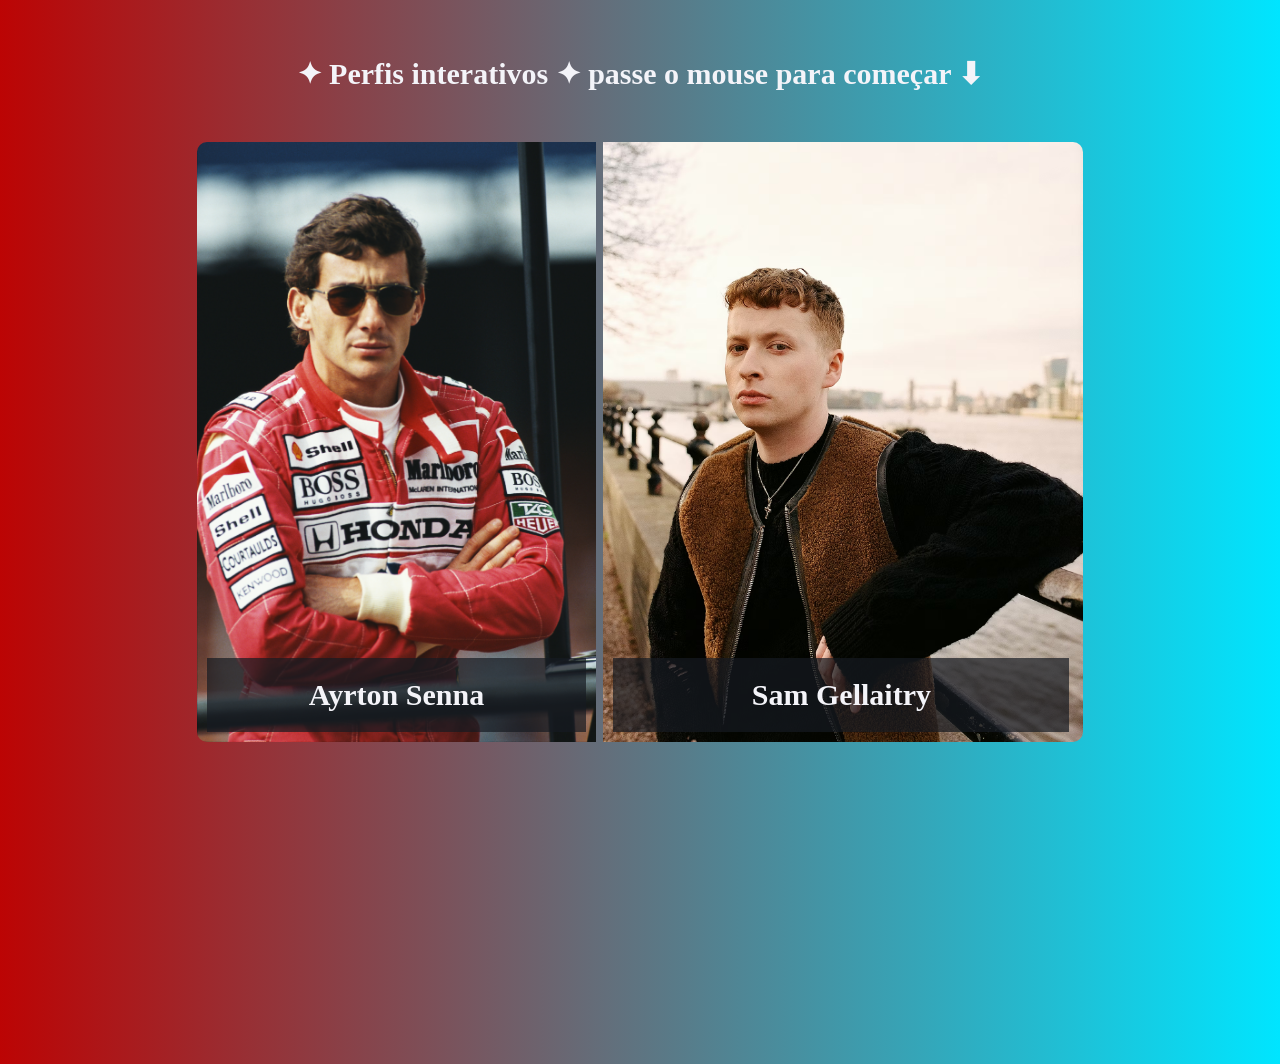
<file: index.html>
<!DOCTYPE html>
<html lang="pt-BR">

<head>
    <meta charset="UTF-8">
    <title>Ayrton Senna & Sam Gellaitry</title>
    <link rel="stylesheet" href="./css/style.css">
</head>

<body class="home">
    <div id="master">
        <header id="topo">
            <p id="titulo">✦ Perfis interativos ✦ passe o mouse para começar ⬇</p>
        </header>
        <main id="corpo">
            <!-- SEÇÃO AYRTON SENNA -->
            <div class="img-ayrton">
                <a href="#">
                    <img src="./media/img/Ayrton-Senna/AYRTON-SENNA-5.jpg" />
                    <p class="texto-imagem-ay">Ayrton Senna</p>
                </a>
                <ul class="lista-links">
                    <li><a href="./pages/biografia-ayrton.html">Breve biografia</a></li>
                    <li><a href="./pages/linhatempo-ayrton.html">Linha do tempo</a></li>
                    <li><a href="./pages/galeria.html">Galeria</a></li>
                    <li><a href="#" onclick="abrirJanela('janela-curiosidades-senna')">Curiosidades</a></li>
                    <li><a href="#" onclick="abrirJanela('janela-conquistas-senna')">Conquistas</a></li>
                </ul>
            </div>

            <!-- SEÇÃO SAM GELLAITRY -->
            <div class="img-sam">
                <a href="#">
                    <img src="./media/img/Sam-Gellaitry/samfoto1.avif" />
                    <p class="texto-imagem-sa">Sam Gellaitry</p>
                </a>
                <ul class="lista-links">
                    <li><a href="./pages/biografia-sam.html">Breve biografia</a></li>
                    <li><a href="./pages/linhatempo-sam.html">Linha do tempo</a></li>
                    <li><a href="./pages/musicas.html">Músicas</a></li>
                    <li><a href="#" onclick="abrirJanela('janela-curiosidades-sam')">Curiosidades</a></li>
                    <li><a href="#" onclick="abrirJanela('janela-conquistas-sam')">Conquistas</a></li>
                </ul>
            </div>
        </main>
    </div>

    <!-- Curiosidades Senna -->
    <div id="janela-curiosidades-senna" class="janela-oculta janela-tema-senna">
        <div class="conteudo-janela">
            <div class="btn-voltar-home" onclick="fecharJanela('janela-curiosidades-senna')">⬅ Voltar</div>
            <p class="titulo-janela-senna">Curiosidades</p>

            <p class="subtitulo-senna">Infância e Apelido</p>
            <ul class="lista-detalhes-senna">
                <li>O apelido "Beco": Quando era criança, Ayrton era chamado carinhosamente pela família de "Beco". Ele
                    brincava que, quando crescesse, queria ser chamado de "Becão".</li>
                <li>Primeiro contato com o volante: Ganhou seu primeiro mini-kart (construído pelo pai) aos quatro anos
                    de idade.</li>
                <li>Redação escolar: Aos 10 anos, em 1970, escreveu uma redação na escola se descrevendo como um futuro
                    piloto de Fórmula 1.</li>
            </ul>

            <p class="subtitulo-senna">Carreira e Bastidores</p>
            <ul class="lista-detalhes-senna">
                <li>Quase desistiu: Em 1981, após dificuldades na Europa, chegou a voltar ao Brasil para trabalhar nos
                    negócios da família e se inscreveu em uma faculdade de administração, mas logo recebeu uma nova
                    proposta para voltar às pistas.</li>
                <li>Audição e sensibilidade mecânica: Em 1987, ao visitar a fábrica da Honda pela primeira vez (na época
                    da Lotus), pediu aos engenheiros um tacômetro com intervalos menores porque conseguia ouvir e sentir
                    pequenas variações no motor. Ele chegou a parar um carro nos boxes antes que uma peça quebrasse
                    apenas pelo som.</li>
                <li>Carro sem freios: Em 1983, competindo na Fórmula 3 na Inglaterra, Senna correu uma prova inteira com
                    o carro sem freios e conseguiu vencer.</li>
                <li>O "Rei de Mônaco": Ele conquistou seis vitórias no tradicional e travado circuito de Monte Carlo, um
                    recorde histórico.</li>
            </ul>

            <p class="subtitulo-senna">Superstições e Homenagens</p>
            <ul class="lista-detalhes-senna">
                <li>O rádio e Deus: Senna costumava dizer que conversava com Deus em momentos decisivos das pistas, como
                    na curva Eau Rouge, no circuito de Spa-Francorchamps.</li>
                <li>Bandeira do Brasil: Tinha o hábito de guardar uma bandeira do Brasil escondida no monoposto para
                    comemorar com ela a cada vitória.</li>
                <li>Homenagem final: No GP de San Marino de 1994, em Ímola, ele levava consigo uma bandeira da Áustria
                    dentro do carro para homenagear o piloto Roland Ratzenberger, que faleceu em um acidente no dia
                    anterior.</li>
            </ul>
        </div>
    </div>

    <!-- Conquistas Senna -->
    <div id="janela-conquistas-senna" class="janela-oculta janela-tema-senna">
        <div class="conteudo-janela">
            <div class="btn-voltar-home" onclick="fecharJanela('janela-conquistas-senna')">⬅ Voltar</div>
            <p class="titulo-janela-senna">Conquistas</p>

            <p class="texto-corrido-senna">Ayrton Senna conquistou 41 vitórias ao longo de sua carreira na Fórmula 1 em
                161 Grandes Prêmios disputados. Ele também acumulou 3 títulos mundiais (1988, 1990 e 1991), 65 pole
                positions e 80 pódios.</p>

            <p class="subtitulo-senna">Números Gerais da Carreira</p>
            <ul class="lista-detalhes-senna">
                <li>Vitórias: 41</li>
                <li>Pole positions: 65</li>
                <li>Pódios: 80</li>
                <li>Voltas mais rápidas: 19</li>
                <li>Títulos mundiais: 3 (1988, 1990 e 1991 pela McLaren)</li>
            </ul>

            <p class="subtitulo-senna">Divisão de Vitórias por Equipe</p>
            <ul class="lista-detalhes-senna">
                <li>McLaren: 35 vitórias</li>
                <li>Lotus: 2 vitórias (e outras pela equipe) — no total da carreira foram 41 triunfos divididos entre as
                    equipes por onde passou.</li>
                <li>Circuitos favoritos: O maior destaque foi Mônaco, onde venceu 6 vezes.</li>
            </ul>

            <p class="subtitulo-senna">Algumas das Vitórias Mais Icônicas</p>
            <ul class="lista-detalhes-senna">
                <li>Portugal (1985): Sua primeira vitória na Fórmula 1, sob forte chuva pela Lotus.</li>
                <li>Brasil (1991): A emocionante primeira vitória em Interlagos, onde pilotou as últimas voltas usando
                    apenas a sexta marcha do câmbio.</li>
                <li>Europa / Donington Park (1993): Lembrada pela histórica "volta de abertura" (fazer 4 ultrapassagens
                    ainda na primeira volta sob chuva).</li>
                <li>Austrália (1993): Sua 41ª e última vitória na categoria, antes de se transferir para a Williams.
                </li>
            </ul>
        </div>
    </div>

    <!-- Curiosidades Sam -->
    <div id="janela-curiosidades-sam" class="janela-oculta janela-tema-sam">
        <div class="conteudo-janela">
            <div class="btn-voltar-home" onclick="fecharJanela('janela-curiosidades-sam')">⬅ Voltar</div>
            <p class="titulo-janela-sam">Curiosidades</p>

            <p class="subtitulo-sam">Sinestesia e método</p>
            <ul class="lista-detalhes-sam">
                <li>Ele tem sinestesia: vê cores ao ouvir música e associa tonalidades a cores, como ré menor a
                    verde-floresta. Uma capa de projeto de 2022 foi desenhada para mostrar a cor de cada faixa.</li>
                <li>O FL Studio é a ferramenta central e ele o chama de "extensão do meu ser".</li>
                <li>Hoje começa por um loop de batida e grava vocais sem letra, só com melodia, antes de escrever as
                    palavras.</li>
                <li>Suas inspirações são Flying Lotus, Hudson Mohawke, Rustie, Daft Punk, Todd Edwards e Toro y Moi.
                </li>
            </ul>
        </div>
    </div>

    <!-- Conquistas Sam -->
    <div id="janela-conquistas-sam" class="janela-oculta janela-tema-sam">
        <div class="conteudo-janela">
            <div class="btn-voltar-home" onclick="fecharJanela('janela-conquistas-sam')">⬅ Voltar</div>
            <p class="titulo-janela-sam">Conquistas</p>

            <ul class="lista-detalhes-sam">
                <li>Álbum de estreia: Anywhere Here Is Perfect, lançado em 7 de novembro de 2025 pela Major
                    Recordings/Warner Records.</li>
                <li>“Assumptions”: voltou a viralizar em 2025, apareceu na abertura da WWDC da Apple e chegou ao 5º
                    lugar da Billboard Hot Dance/Electronic Songs. Tem cerca de 130 milhões de streams no Spotify.</li>
                <li>Colaborações: fez “Picture in My Mind” com PinkPantheress (2022) e “Curious” com Toro y Moi (2025).
                    Kaytranada remixou “Assumptions” em 2023.</li>
                <li>Palcos: abriu para Kaytranada e Justice em arenas dos EUA em novembro de 2025 e fez shows solo
                    esgotados em Los Angeles, San Francisco e Nova York.</li>
                <li>Selo: assinou com a XL Recordings ainda adolescente e lançou a trilogia de EPs Escapism (2015-2017).
                </li>
            </ul>
        </div>
    </div>

    <script src="./js/home.js"></script>
</body>

</html>
</file>
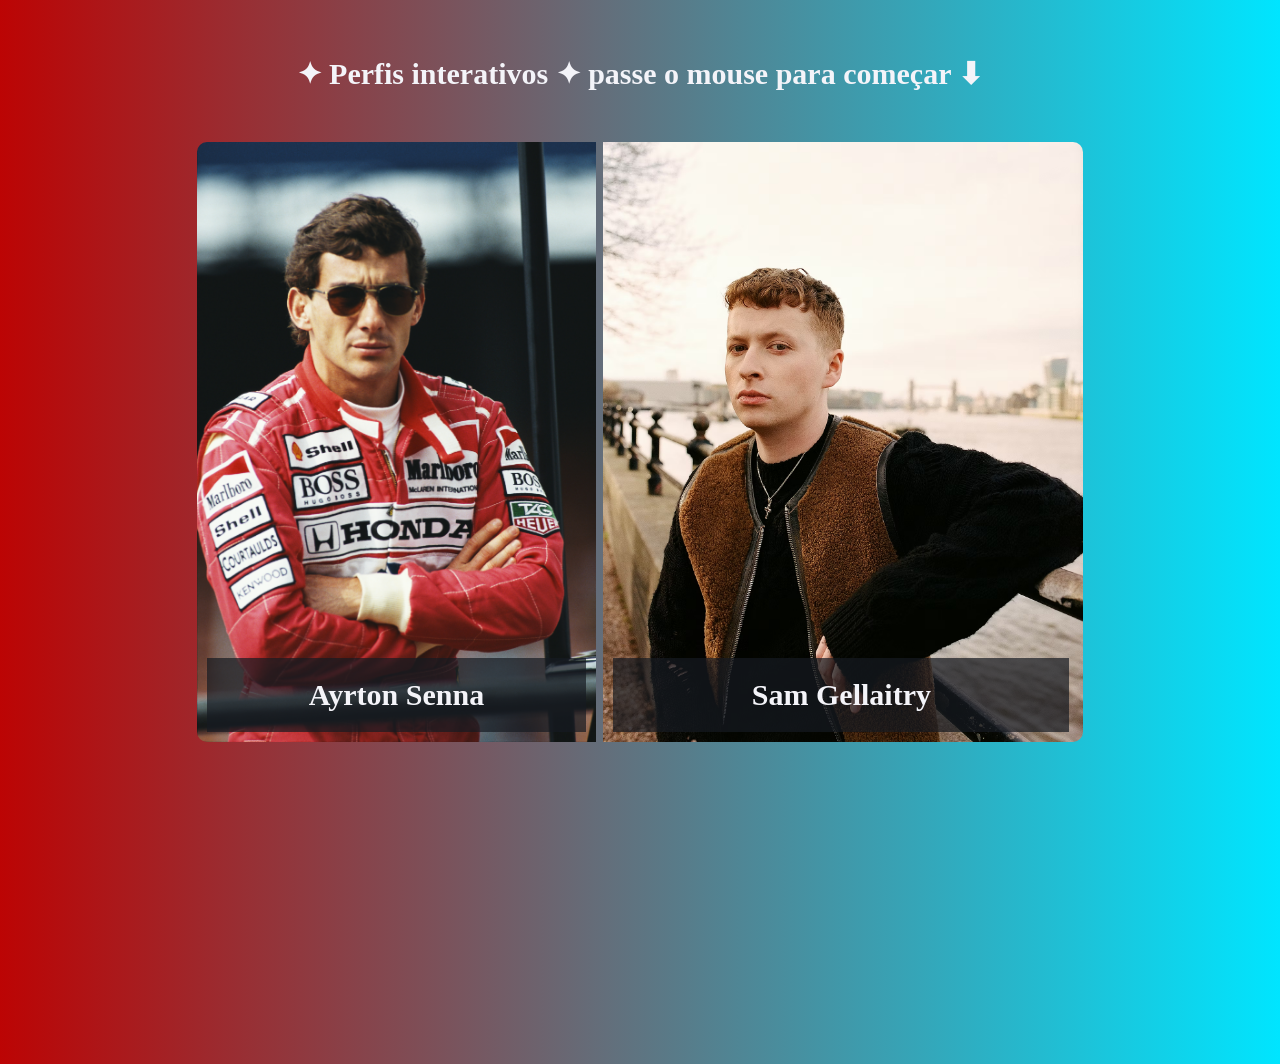
<file: home.html>
<!DOCTYPE html>
<html lang="pt-BR">

<head>
    <meta charset="UTF-8">
    <title>Ayrton Senna & Sam Gellaitry</title>
    <link rel="stylesheet" href="./css/style.css">
</head>

<body class="home">
    <div id="master">
        <header id="topo">
            <p id="titulo">✦ Perfis interativos ✦ passe o mouse para começar ⬇</p>
        </header>
        <main id="corpo">
            <!-- SEÇÃO AYRTON SENNA -->
            <div class="img-ayrton">
                <a href="#">
                    <img src="./media/img/Ayrton-Senna/AYRTON-SENNA-5.jpg" />
                    <p class="texto-imagem-ay">Ayrton Senna</p>
                </a>
                <ul class="lista-links">
                    <li><a href="./pages/biografia-ayrton.html">Breve biografia</a></li>
                    <li><a href="./pages/linhatempo-ayrton.html">Linha do tempo</a></li>
                    <li><a href="./pages/galeria.html">Galeria</a></li>
                    <li><a href="#" onclick="abrirJanela('janela-curiosidades-senna')">Curiosidades</a></li>
                    <li><a href="#" onclick="abrirJanela('janela-conquistas-senna')">Conquistas</a></li>
                </ul>
            </div>

            <!-- SEÇÃO SAM GELLAITRY -->
            <div class="img-sam">
                <a href="#">
                    <img src="./media/img/Sam-Gellaitry/samfoto1.avif" />
                    <p class="texto-imagem-sa">Sam Gellaitry</p>
                </a>
                <ul class="lista-links">
                    <li><a href="./pages/biografia-sam.html">Breve biografia</a></li>
                    <li><a href="./pages/linhatempo-sam.html">Linha do tempo</a></li>
                    <li><a href="./pages/musicas.html">Músicas</a></li>
                    <li><a href="#" onclick="abrirJanela('janela-curiosidades-sam')">Curiosidades</a></li>
                    <li><a href="#" onclick="abrirJanela('janela-conquistas-sam')">Conquistas</a></li>
                </ul>
            </div>
        </main>
    </div>

    <!-- Curiosidades Senna -->
    <div id="janela-curiosidades-senna" class="janela-oculta janela-tema-senna">
        <div class="conteudo-janela">
            <div class="btn-voltar-home" onclick="fecharJanela('janela-curiosidades-senna')">⬅ Voltar</div>
            <p class="titulo-janela-senna">Curiosidades</p>

            <p class="subtitulo-senna">Infância e Apelido</p>
            <ul class="lista-detalhes-senna">
                <li>O apelido "Beco": Quando era criança, Ayrton era chamado carinhosamente pela família de "Beco". Ele
                    brincava que, quando crescesse, queria ser chamado de "Becão".</li>
                <li>Primeiro contato com o volante: Ganhou seu primeiro mini-kart (construído pelo pai) aos quatro anos
                    de idade.</li>
                <li>Redação escolar: Aos 10 anos, em 1970, escreveu uma redação na escola se descrevendo como um futuro
                    piloto de Fórmula 1.</li>
            </ul>

            <p class="subtitulo-senna">Carreira e Bastidores</p>
            <ul class="lista-detalhes-senna">
                <li>Quase desistiu: Em 1981, após dificuldades na Europa, chegou a voltar ao Brasil para trabalhar nos
                    negócios da família e se inscreveu em uma faculdade de administração, mas logo recebeu uma nova
                    proposta para voltar às pistas.</li>
                <li>Audição e sensibilidade mecânica: Em 1987, ao visitar a fábrica da Honda pela primeira vez (na época
                    da Lotus), pediu aos engenheiros um tacômetro com intervalos menores porque conseguia ouvir e sentir
                    pequenas variações no motor. Ele chegou a parar um carro nos boxes antes que uma peça quebrasse
                    apenas pelo som.</li>
                <li>Carro sem freios: Em 1983, competindo na Fórmula 3 na Inglaterra, Senna correu uma prova inteira com
                    o carro sem freios e conseguiu vencer.</li>
                <li>O "Rei de Mônaco": Ele conquistou seis vitórias no tradicional e travado circuito de Monte Carlo, um
                    recorde histórico.</li>
            </ul>

            <p class="subtitulo-senna">Superstições e Homenagens</p>
            <ul class="lista-detalhes-senna">
                <li>O rádio e Deus: Senna costumava dizer que conversava com Deus em momentos decisivos das pistas, como
                    na curva Eau Rouge, no circuito de Spa-Francorchamps.</li>
                <li>Bandeira do Brasil: Tinha o hábito de guardar uma bandeira do Brasil escondida no monoposto para
                    comemorar com ela a cada vitória.</li>
                <li>Homenagem final: No GP de San Marino de 1994, em Ímola, ele levava consigo uma bandeira da Áustria
                    dentro do carro para homenagear o piloto Roland Ratzenberger, que faleceu em um acidente no dia
                    anterior.</li>
            </ul>
        </div>
    </div>

    <!-- Conquistas Senna -->
    <div id="janela-conquistas-senna" class="janela-oculta janela-tema-senna">
        <div class="conteudo-janela">
            <div class="btn-voltar-home" onclick="fecharJanela('janela-conquistas-senna')">⬅ Voltar</div>
            <p class="titulo-janela-senna">Conquistas</p>

            <p class="texto-corrido-senna">Ayrton Senna conquistou 41 vitórias ao longo de sua carreira na Fórmula 1 em
                161 Grandes Prêmios disputados. Ele também acumulou 3 títulos mundiais (1988, 1990 e 1991), 65 pole
                positions e 80 pódios.</p>

            <p class="subtitulo-senna">Números Gerais da Carreira</p>
            <ul class="lista-detalhes-senna">
                <li>Vitórias: 41</li>
                <li>Pole positions: 65</li>
                <li>Pódios: 80</li>
                <li>Voltas mais rápidas: 19</li>
                <li>Títulos mundiais: 3 (1988, 1990 e 1991 pela McLaren)</li>
            </ul>

            <p class="subtitulo-senna">Divisão de Vitórias por Equipe</p>
            <ul class="lista-detalhes-senna">
                <li>McLaren: 35 vitórias</li>
                <li>Lotus: 2 vitórias (e outras pela equipe) — no total da carreira foram 41 triunfos divididos entre as
                    equipes por onde passou.</li>
                <li>Circuitos favoritos: O maior destaque foi Mônaco, onde venceu 6 vezes.</li>
            </ul>

            <p class="subtitulo-senna">Algumas das Vitórias Mais Icônicas</p>
            <ul class="lista-detalhes-senna">
                <li>Portugal (1985): Sua primeira vitória na Fórmula 1, sob forte chuva pela Lotus.</li>
                <li>Brasil (1991): A emocionante primeira vitória em Interlagos, onde pilotou as últimas voltas usando
                    apenas a sexta marcha do câmbio.</li>
                <li>Europa / Donington Park (1993): Lembrada pela histórica "volta de abertura" (fazer 4 ultrapassagens
                    ainda na primeira volta sob chuva).</li>
                <li>Austrália (1993): Sua 41ª e última vitória na categoria, antes de se transferir para a Williams.
                </li>
            </ul>
        </div>
    </div>

    <!-- Curiosidades Sam -->
    <div id="janela-curiosidades-sam" class="janela-oculta janela-tema-sam">
        <div class="conteudo-janela">
            <div class="btn-voltar-home" onclick="fecharJanela('janela-curiosidades-sam')">⬅ Voltar</div>
            <p class="titulo-janela-sam">Curiosidades</p>

            <p class="subtitulo-sam">Sinestesia e método</p>
            <ul class="lista-detalhes-sam">
                <li>Ele tem sinestesia: vê cores ao ouvir música e associa tonalidades a cores, como ré menor a
                    verde-floresta. Uma capa de projeto de 2022 foi desenhada para mostrar a cor de cada faixa.</li>
                <li>O FL Studio é a ferramenta central e ele o chama de "extensão do meu ser".</li>
                <li>Hoje começa por um loop de batida e grava vocais sem letra, só com melodia, antes de escrever as
                    palavras.</li>
                <li>Suas inspirações são Flying Lotus, Hudson Mohawke, Rustie, Daft Punk, Todd Edwards e Toro y Moi.
                </li>
            </ul>
        </div>
    </div>

    <!-- Conquistas Sam -->
    <div id="janela-conquistas-sam" class="janela-oculta janela-tema-sam">
        <div class="conteudo-janela">
            <div class="btn-voltar-home" onclick="fecharJanela('janela-conquistas-sam')">⬅ Voltar</div>
            <p class="titulo-janela-sam">Conquistas</p>

            <ul class="lista-detalhes-sam">
                <li>Álbum de estreia: Anywhere Here Is Perfect, lançado em 7 de novembro de 2025 pela Major
                    Recordings/Warner Records.</li>
                <li>“Assumptions”: voltou a viralizar em 2025, apareceu na abertura da WWDC da Apple e chegou ao 5º
                    lugar da Billboard Hot Dance/Electronic Songs. Tem cerca de 130 milhões de streams no Spotify.</li>
                <li>Colaborações: fez “Picture in My Mind” com PinkPantheress (2022) e “Curious” com Toro y Moi (2025).
                    Kaytranada remixou “Assumptions” em 2023.</li>
                <li>Palcos: abriu para Kaytranada e Justice em arenas dos EUA em novembro de 2025 e fez shows solo
                    esgotados em Los Angeles, San Francisco e Nova York.</li>
                <li>Selo: assinou com a XL Recordings ainda adolescente e lançou a trilogia de EPs Escapism (2015-2017).
                </li>
            </ul>
        </div>
    </div>

    <script src="./../js/home.js"></script>
</body>

</html>
</file>
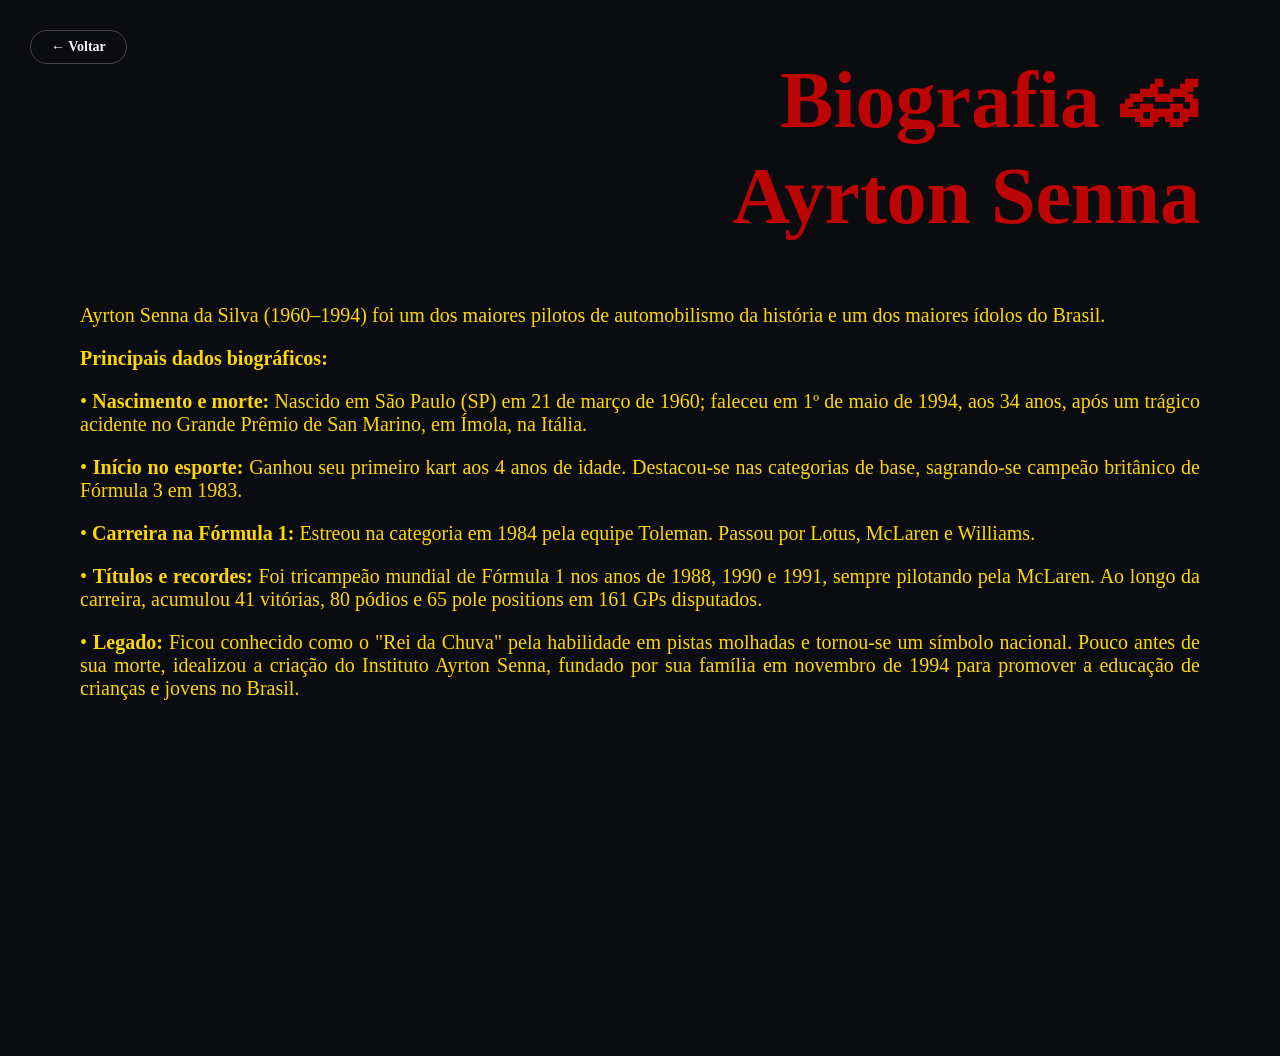
<file: pages/biografia-ayrton.html>
<!DOCTYPE html>
<html lang="pt-BR">

<head>
    <meta charset="UTF-8">
    <title>Biografia - Ayrton Senna</title>
    <link rel="stylesheet" href="./../css/style.css">
</head>

<body class="bio-ayrton">
    <a class="btn-voltar-home" href="./../index.html">← Voltar</a>
    <div id="master">
        <header id="topo">
            <div class="titulo-biografia">
                <p>Biografia 🏎</p>
                <p>Ayrton Senna</p>
            </div>
        </header>
        <main id="corpo">
            <div class="texto-biografia-ayrton">
                <p>Ayrton Senna da Silva (1960–1994) foi um dos maiores pilotos de automobilismo da história e um dos
                    maiores ídolos do Brasil.</p>

                <p><strong>Principais dados biográficos:</strong></p>
                <p>• <strong>Nascimento e morte:</strong> Nascido em São Paulo (SP) em 21 de março de 1960; faleceu em
                    1º de maio de 1994, aos 34 anos, após um trágico acidente no Grande Prêmio de San Marino, em Ímola,
                    na Itália.</p>
                <p>• <strong>Início no esporte:</strong> Ganhou seu primeiro kart aos 4 anos de idade. Destacou-se nas
                    categorias de base, sagrando-se campeão britânico de Fórmula 3 em 1983.</p>
                <p>• <strong>Carreira na Fórmula 1:</strong> Estreou na categoria em 1984 pela equipe Toleman. Passou
                    por Lotus, McLaren e Williams.</p>
                <p>• <strong>Títulos e recordes:</strong> Foi tricampeão mundial de Fórmula 1 nos anos de 1988, 1990 e
                    1991, sempre pilotando pela McLaren. Ao longo da carreira, acumulou 41 vitórias, 80 pódios e 65 pole
                    positions em 161 GPs disputados.</p>
                <p>• <strong>Legado:</strong> Ficou conhecido como o "Rei da Chuva" pela habilidade em pistas molhadas e
                    tornou-se um símbolo nacional. Pouco antes de sua morte, idealizou a criação do Instituto Ayrton
                    Senna, fundado por sua família em novembro de 1994 para promover a educação de crianças e jovens no
                    Brasil.</p>
            </div>
        </main>
    </div>
</body>

</html>
</file>
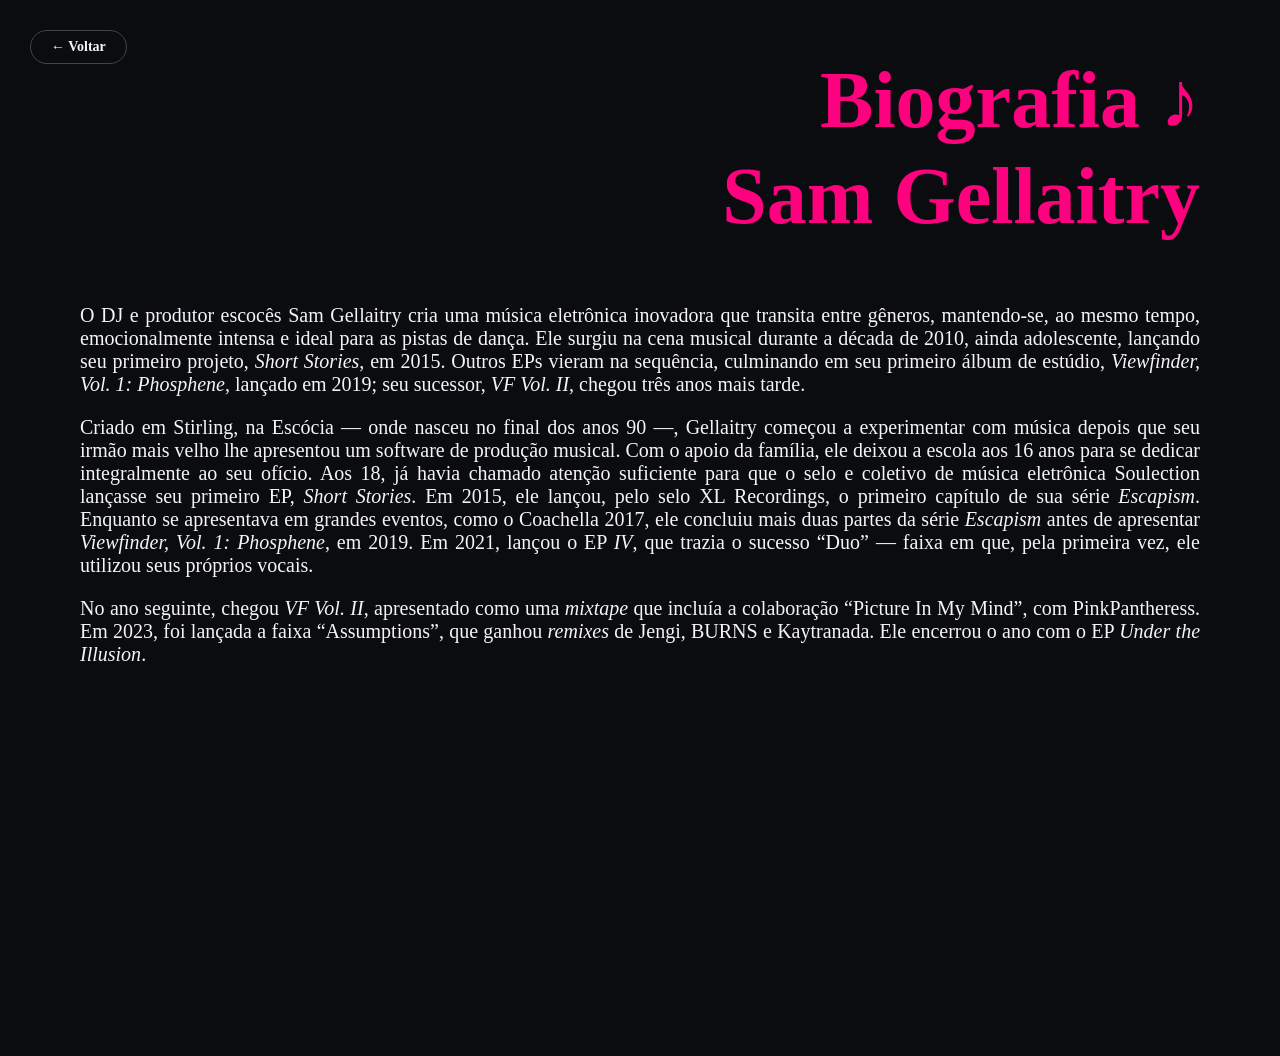
<file: pages/biografia-sam.html>
<!DOCTYPE html>
<html lang="pt-BR">

<head>
    <meta charset="UTF-8">
    <title>Biografia sam</title>
    <link rel="stylesheet" href="./../css/style.css">
</head>

<body class="bio-sam">
    <a class="btn-voltar-home" href="./../index.html">← Voltar</a>
    <div id="master">
        <header id="topo">
            <div class="titulo-biografia">
                <p>Biografia ♪</p>
                <p>Sam Gellaitry</p>
            </div>
        </header>
        <main id="corpo">
            <div class="texto-biografia-sam">
<p>O DJ e produtor escocês Sam Gellaitry cria uma música eletrônica inovadora que transita entre gêneros, mantendo-se, ao mesmo tempo, emocionalmente intensa e ideal para as pistas de dança. Ele surgiu na cena musical durante a década de 2010, ainda adolescente, lançando seu primeiro projeto, <i>Short Stories</i>, em 2015. Outros EPs vieram na sequência, culminando em seu primeiro álbum de estúdio, <i>Viewfinder, Vol. 1: Phosphene</i>, lançado em 2019; seu sucessor, <i>VF Vol. II</i>, chegou três anos mais tarde.</p>

<p>Criado em Stirling, na Escócia — onde nasceu no final dos anos 90 —, Gellaitry começou a experimentar com música depois que seu irmão mais velho lhe apresentou um software de produção musical. Com o apoio da família, ele deixou a escola aos 16 anos para se dedicar integralmente ao seu ofício. Aos 18, já havia chamado atenção suficiente para que o selo e coletivo de música eletrônica Soulection lançasse seu primeiro EP, <i>Short Stories</i>. Em 2015, ele lançou, pelo selo XL Recordings, o primeiro capítulo de sua série <i>Escapism</i>. Enquanto se apresentava em grandes eventos, como o Coachella 2017, ele concluiu mais duas partes da série <i>Escapism</i> antes de apresentar <i>Viewfinder, Vol. 1: Phosphene</i>, em 2019. Em 2021, lançou o EP <i>IV</i>, que trazia o sucesso “Duo” — faixa em que, pela primeira vez, ele utilizou seus próprios vocais.</p>

<p>No ano seguinte, chegou <i>VF Vol. II</i>, apresentado como uma <i>mixtape</i> que incluía a colaboração “Picture In My Mind”, com PinkPantheress. Em 2023, foi lançada a faixa “Assumptions”, que ganhou <i>remixes</i> de Jengi, BURNS e Kaytranada. Ele encerrou o ano com o EP <i>Under the Illusion</i>.</p>
            </div>
        </main>
    </div>
</body>

</html>
</file>
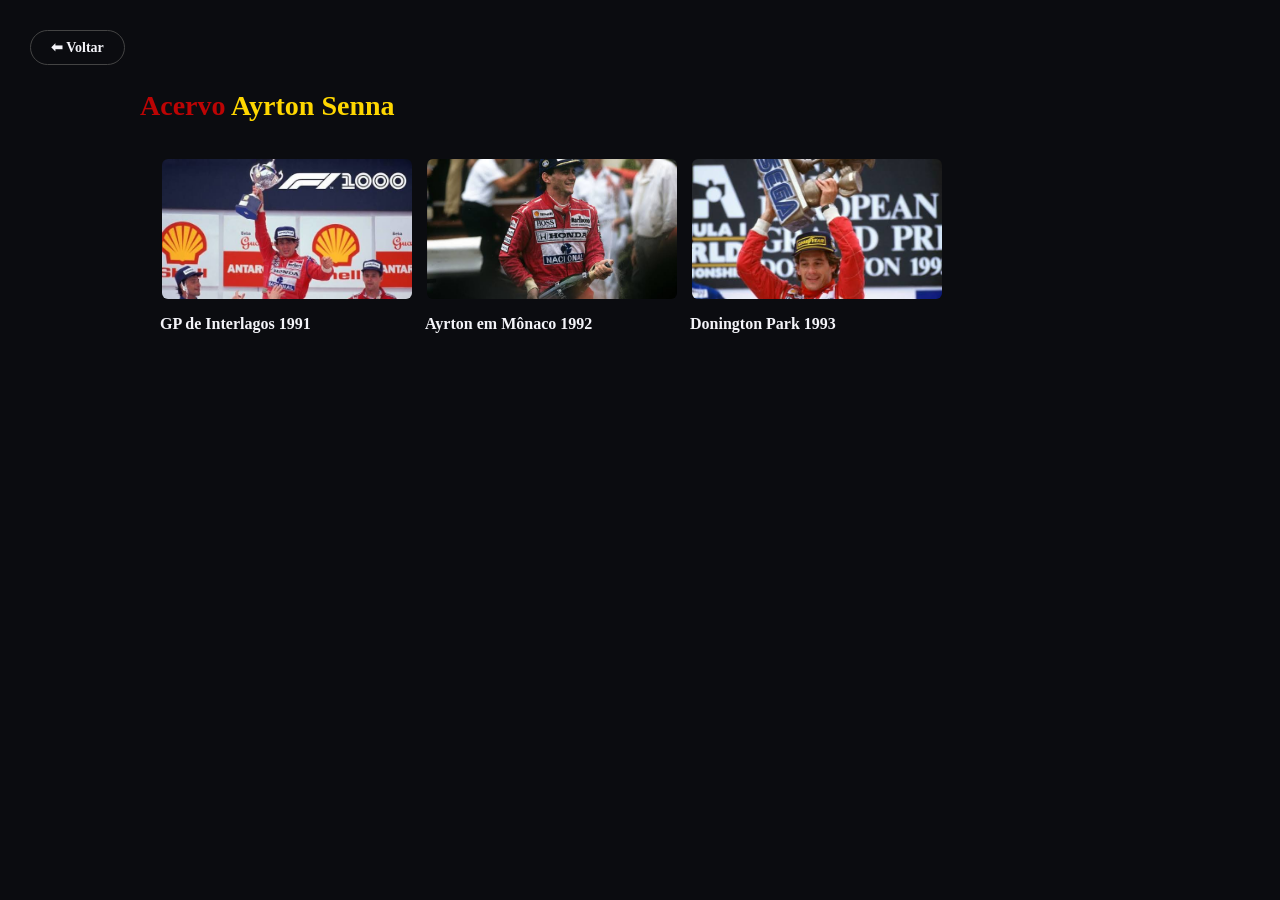
<file: pages/galeria.html>
<!DOCTYPE html>
<html lang="pt-BR">

<head>
  <meta charset="UTF-8">
  <title>Acervo Ayrton Senna</title>
  <link rel="stylesheet" href="./../css/style.css">
</head>

<body>
  <a href="./../index.html" class="btn-voltar-home">⬅ Voltar</a>

  <div class="bloco-galeria-senna">
    <p class="titulo-galeria">Acervo <span class="destaque-senna">Ayrton Senna</span></p>

    <!-- Linha onde os vídeos vão aparecer lado a lado -->
    <div class="faixa-videos" id="lista-videos-senna">
      <!-- O JavaScript vai injetar as capas dos vídeos aqui -->
    </div>
  </div>

  <!-- TELA DO VÍDEO (A tela escura que abre por cima) -->
  <div id="modal-video" class="modal-oculto">
    <div class="conteudo-modal">
      <button id="btn-fechar-modal">⬅ Voltar</button>
      <p id="titulo-video-modal">Título do Vídeo</p>
      <video id="player-senna" controls></video>
    </div>
  </div>

  <script src="./../js/galeria.js"></script>
</body>

</html>
</file>
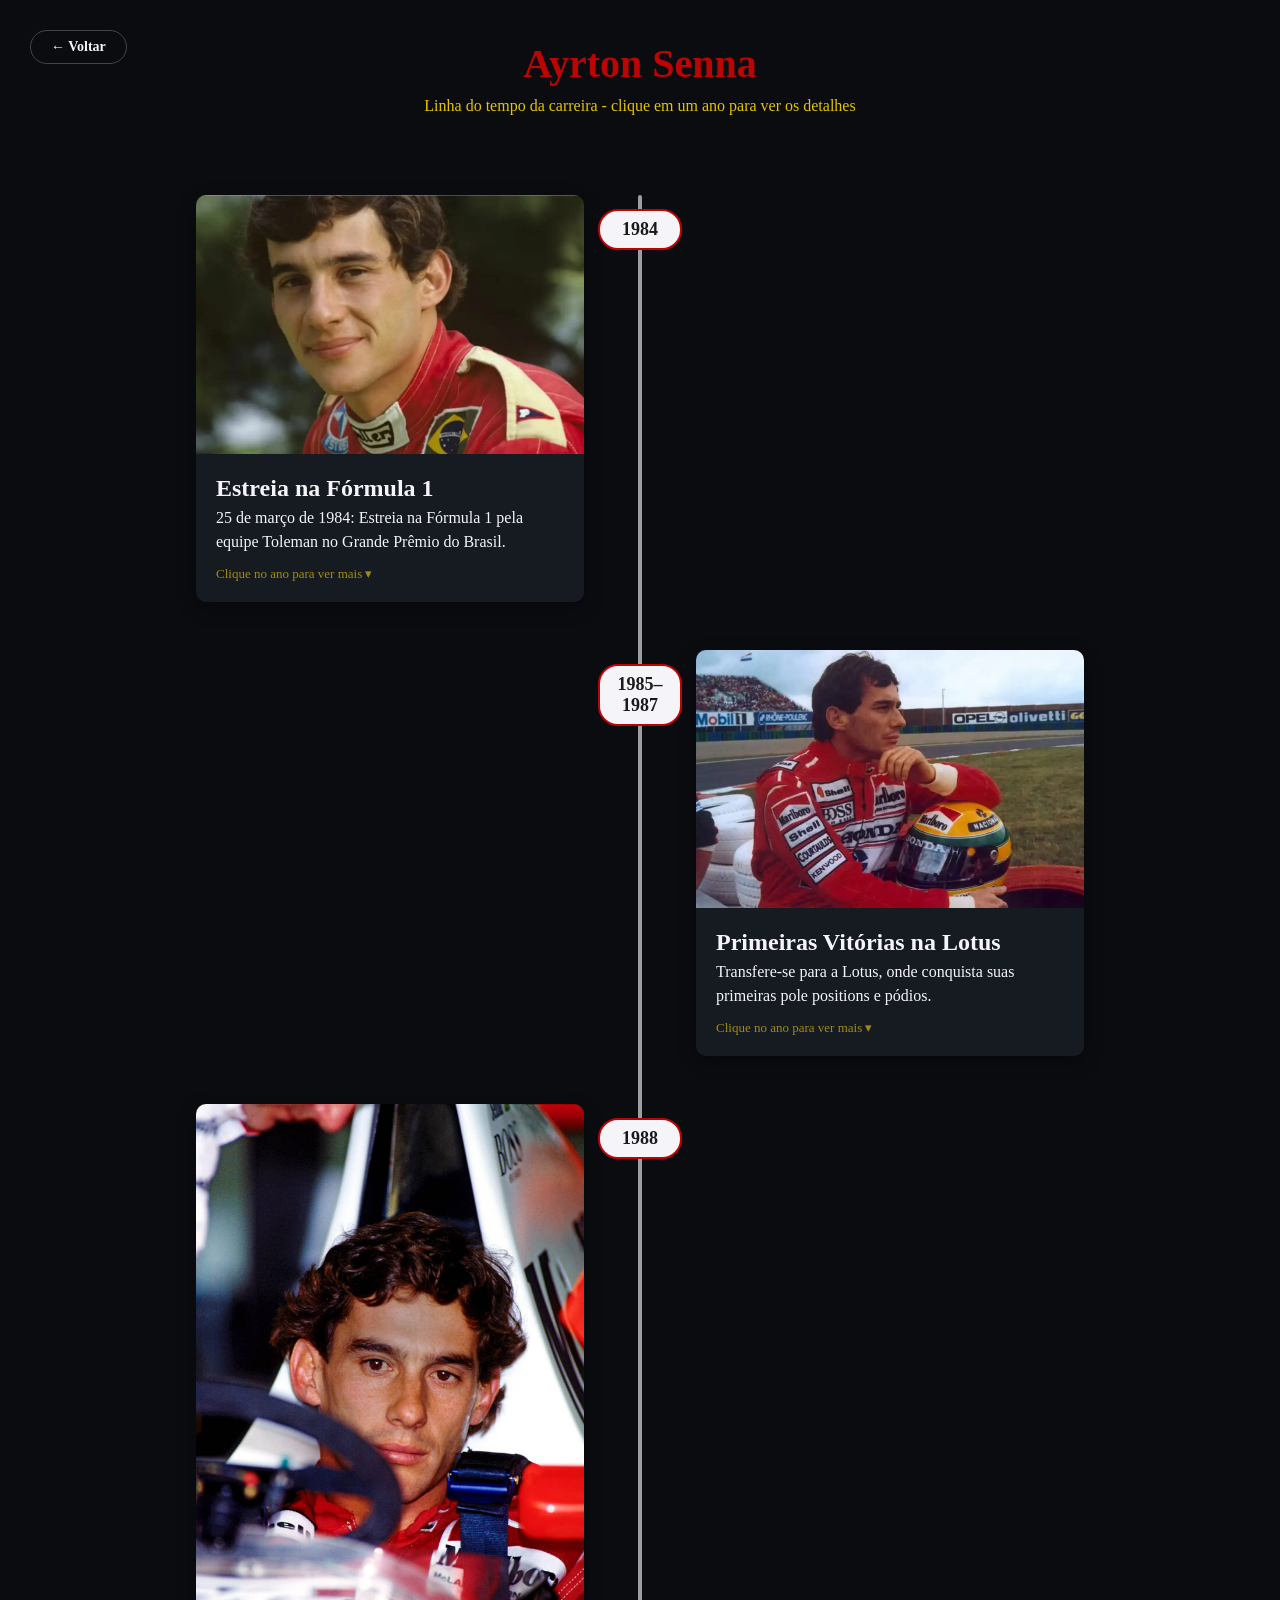
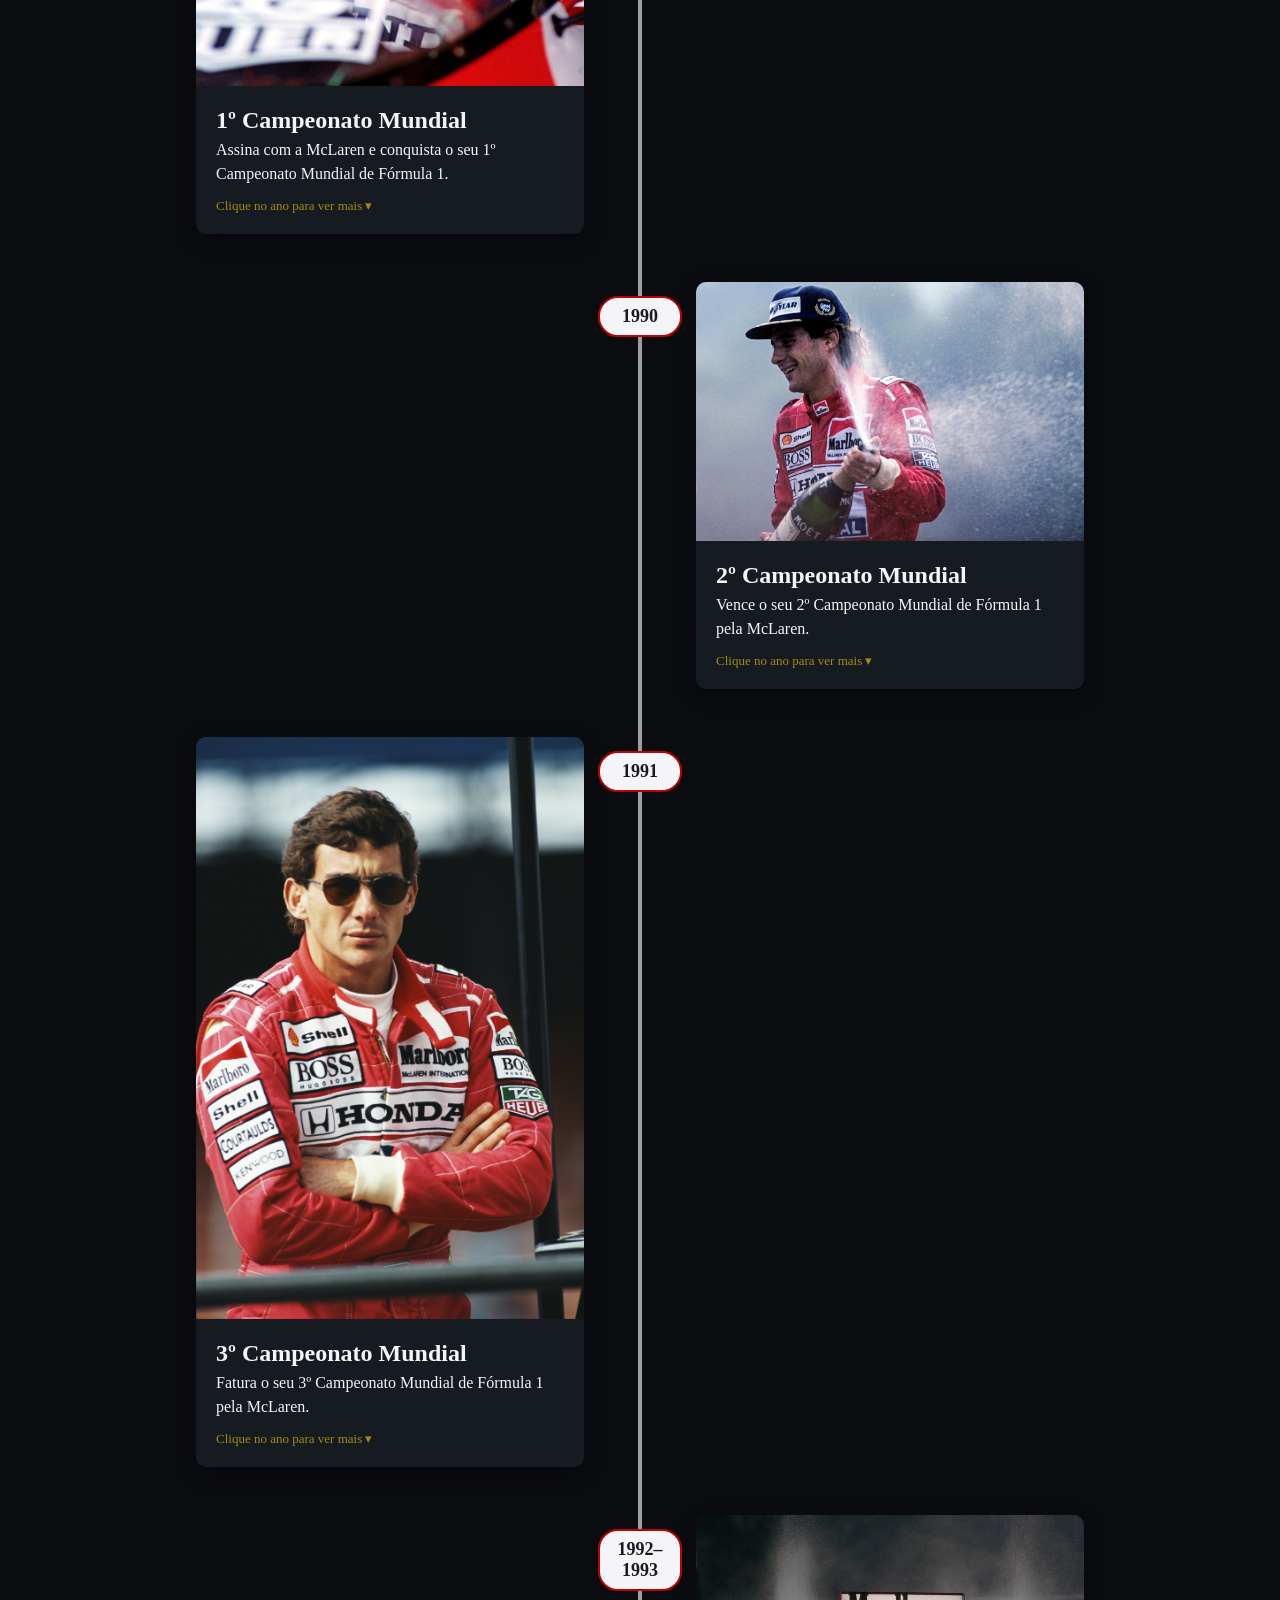
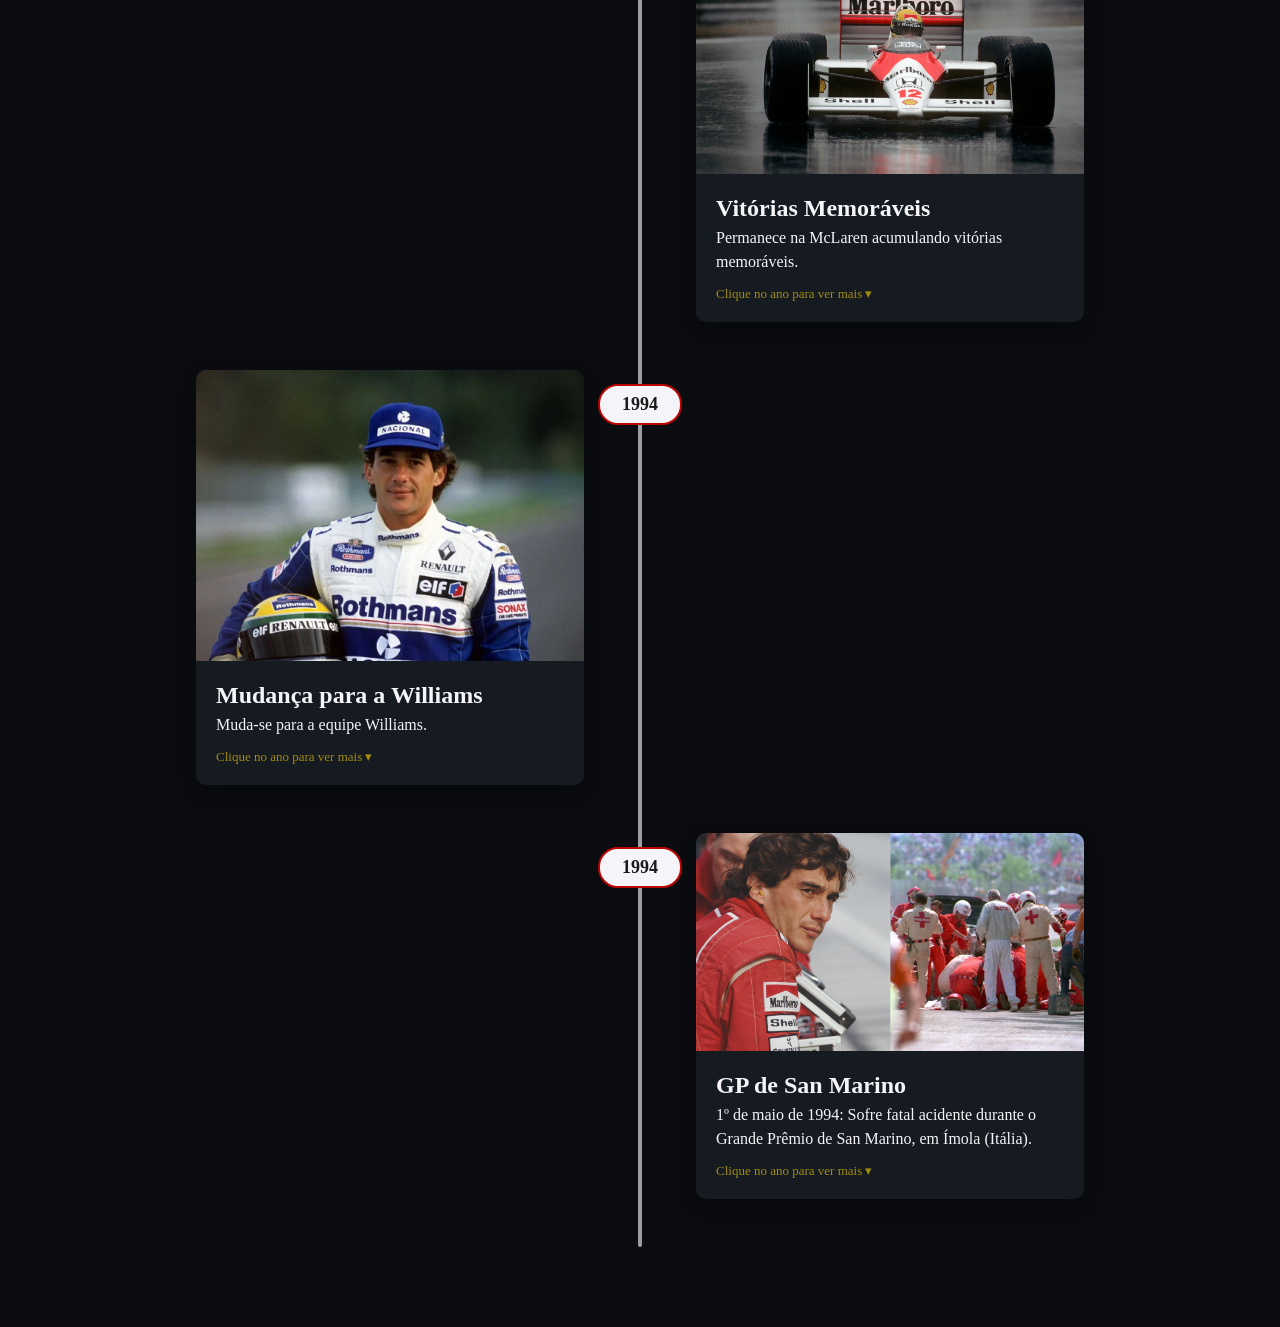
<file: pages/linhatempo-ayrton.html>
<!DOCTYPE html>
<html lang="pt-BR">
<head>
    <meta charset="UTF-8">
    <meta name="viewport" content="width=device-width, initial-scale=1.0">
    <title>Linha do tempo - Ayrton Senna</title>
    <link rel="stylesheet" href="./../css/style.css">
</head>
<body class="ltempo-ayrton">
    <div id="progresso"></div>

    <header id="topo-pagina">
        <p class="titulo-pagina">Ayrton Senna</p>
        <p class="subtitulo-pagina">Linha do tempo da carreira - clique em um ano para ver os detalhes</p>
        <a class="btn-voltar-home" href="./../index.html">← Voltar</a>
    </header>

    <main class="timeline">

        <article class="evento">
            <button class="ano" onclick="MostrarDetalhes(1)">1984</button>
            <div class="cartao">
                <img src="./../media/img/Ayrton-Senna/AYRTON-SENNA-1.webp" alt="Estreia na F1">
                <div class="texto">
                    <p class="titulo-evento">Estreia na Fórmula 1</p>
                    <p>25 de março de 1984: Estreia na Fórmula 1 pela equipe Toleman no Grande Prêmio do Brasil.</p>
                    <span class="dica">Clique no ano para ver mais ▾</span>
                    <div class="detalhes" id="det-1"></div>
                    <div class="fonte" id="fonte-1">
                        <div class="conteudo-detalhe">
                            <p>Destaca-se no ano com pódios, incluindo o 2º lugar no GP de Mônaco sob chuva.</p>
                            <div class="video">
                                <video controls src="./../media/video/Ayrton-Senna/Ayrton_Senna_GP_Mônaco_1984_- Fórmula_1.mp4"></video>
                            </div>
                        </div>
                    </div>
                </div>
            </div>
        </article>

        <article class="evento">
            <button class="ano" onclick="MostrarDetalhes(2)">1985–1987</button>
            <div class="cartao">
                <img src="./../media/img/Ayrton-Senna/AYRTON-SENNA-2.webp" alt="Passagem pela Lotus">
                <div class="texto">
                    <p class="titulo-evento">Primeiras Vitórias na Lotus</p>
                    <p>Transfere-se para a Lotus, onde conquista suas primeiras pole positions e pódios.</p>
                    <span class="dica">Clique no ano para ver mais ▾</span>
                    <div class="detalhes" id="det-2"></div>
                    <div class="fonte" id="fonte-2">
                        <div class="conteudo-detalhe">
                            <p>Conquista a primeira vitória na categoria no GP de Portugal de 1985 e vence no GP de Mônaco em 1987.</p>
                        </div>
                    </div>
                </div>
            </div>
        </article>

        <article class="evento">
            <button class="ano" onclick="MostrarDetalhes(3)">1988</button>
            <div class="cartao">
                <img src="./../media/img/Ayrton-Senna/AYRTON-SENNA-3.jpg" alt="1º Título Mundial">
                <div class="texto">
                    <p class="titulo-evento">1º Campeonato Mundial</p>
                    <p>Assina com a McLaren e conquista o seu 1º Campeonato Mundial de Fórmula 1.</p>
                    <span class="dica">Clique no ano para ver mais ▾</span>
                    <div class="detalhes" id="det-3"></div>
                    <div class="fonte" id="fonte-3">
                        <div class="conteudo-detalhe">
                            <p>Coroando a épica rivalidade com o companheiro de equipe Alain Prost.</p>
                        </div>
                    </div>
                </div>
            </div>
        </article>

        <article class="evento">
            <button class="ano" onclick="MostrarDetalhes(4)">1990</button>
            <div class="cartao">
                <img src="./../media/img/Ayrton-Senna/AYRTON-SENNA-4.jpg" alt="2º Título Mundial">
                <div class="texto">
                    <p class="titulo-evento">2º Campeonato Mundial</p>
                    <p>Vence o seu 2º Campeonato Mundial de Fórmula 1 pela McLaren.</p>
                    <span class="dica">Clique no ano para ver mais ▾</span>
                    <div class="detalhes" id="det-4"></div>
                    <div class="fonte" id="fonte-4">
                        <div class="conteudo-detalhe">
                            <p>Consolida a sua hegemonia no automobilismo com a conquista do bicampeonato mundial.</p>
                        </div>
                    </div>
                </div>
            </div>
        </article>

        <article class="evento">
            <button class="ano" onclick="MostrarDetalhes(5)">1991</button>
            <div class="cartao">
                <img src="./../media/img/Ayrton-Senna/AYRTON-SENNA-5.jpg" alt="3º Título Mundial">
                <div class="texto">
                    <p class="titulo-evento">3º Campeonato Mundial</p>
                    <p>Fatura o seu 3º Campeonato Mundial de Fórmula 1 pela McLaren.</p>
                    <span class="dica">Clique no ano para ver mais ▾</span>
                    <div class="detalhes" id="det-5"></div>
                    <div class="fonte" id="fonte-5">
                        <div class="conteudo-detalhe">
                            <p>Consagração do tricampeonato mundial e momentos inesquecíveis na categoria.</p>
                        </div>
                    </div>
                </div>
            </div>
        </article>

        <article class="evento">
            <button class="ano" onclick="MostrarDetalhes(6)">1992–1993</button>
            <div class="cartao">
                <img src="./../media/img/Ayrton-Senna/AYRTON-SENNA-6.jpg" alt="Vitórias Memoráveis">
                <div class="texto">
                    <p class="titulo-evento">Vitórias Memoráveis</p>
                    <p>Permanece na McLaren acumulando vitórias memoráveis.</p>
                    <span class="dica">Clique no ano para ver mais ▾</span>
                    <div class="detalhes" id="det-6"></div>
                    <div class="fonte" id="fonte-6">
                        <div class="conteudo-detalhe">
                            <p>Conquista o hexacampeonato em Mônaco em 1993 e encerra o ano de 1993 com sua 41ª e última vitória na carreira no GP da Austrália.</p>
                        </div>
                    </div>
                </div>
            </div>
        </article>

        <article class="evento">
            <button class="ano" onclick="MostrarDetalhes(7)">1994</button>
            <div class="cartao">
                <img src="./../media/img/Ayrton-Senna/AYRTON-SENNA-7.webp" alt="Equipe Williams">
                <div class="texto">
                    <p class="titulo-evento">Mudança para a Williams</p>
                    <p>Muda-se para a equipe Williams.</p>
                    <span class="dica">Clique no ano para ver mais ▾</span>
                    <div class="detalhes" id="det-7"></div>
                    <div class="fonte" id="fonte-7">
                        <div class="conteudo-detalhe">
                            <p>Início de uma nova etapa na carreira ao assinar com a equipe Williams.</p>
                        </div>
                    </div>
                </div>
            </div>
        </article>

        <article class="evento">
            <button class="ano" onclick="MostrarDetalhes(8)">1994</button>
            <div class="cartao">
                <img src="./../media/img/Ayrton-Senna/AYRTON-SENNA-8.jpg" alt="GP de San Marino">
                <div class="texto">
                    <p class="titulo-evento">GP de San Marino</p>
                    <p>1º de maio de 1994: Sofre fatal acidente durante o Grande Prêmio de San Marino, em Ímola (Itália).</p>
                    <span class="dica">Clique no ano para ver mais ▾</span>
                    <div class="detalhes" id="det-8"></div>
                    <div class="fonte" id="fonte-8">
                        <div class="conteudo-detalhe">
                            <p>O trágico acidente marca o fim de sua trajetória nas pistas e o início do seu legado eterno.</p>
                        </div>
                    </div>
                </div>
            </div>
        </article>

    </main>

    <script src="./../js/linhatempo.js"></script>
</body>
</html>
</file>
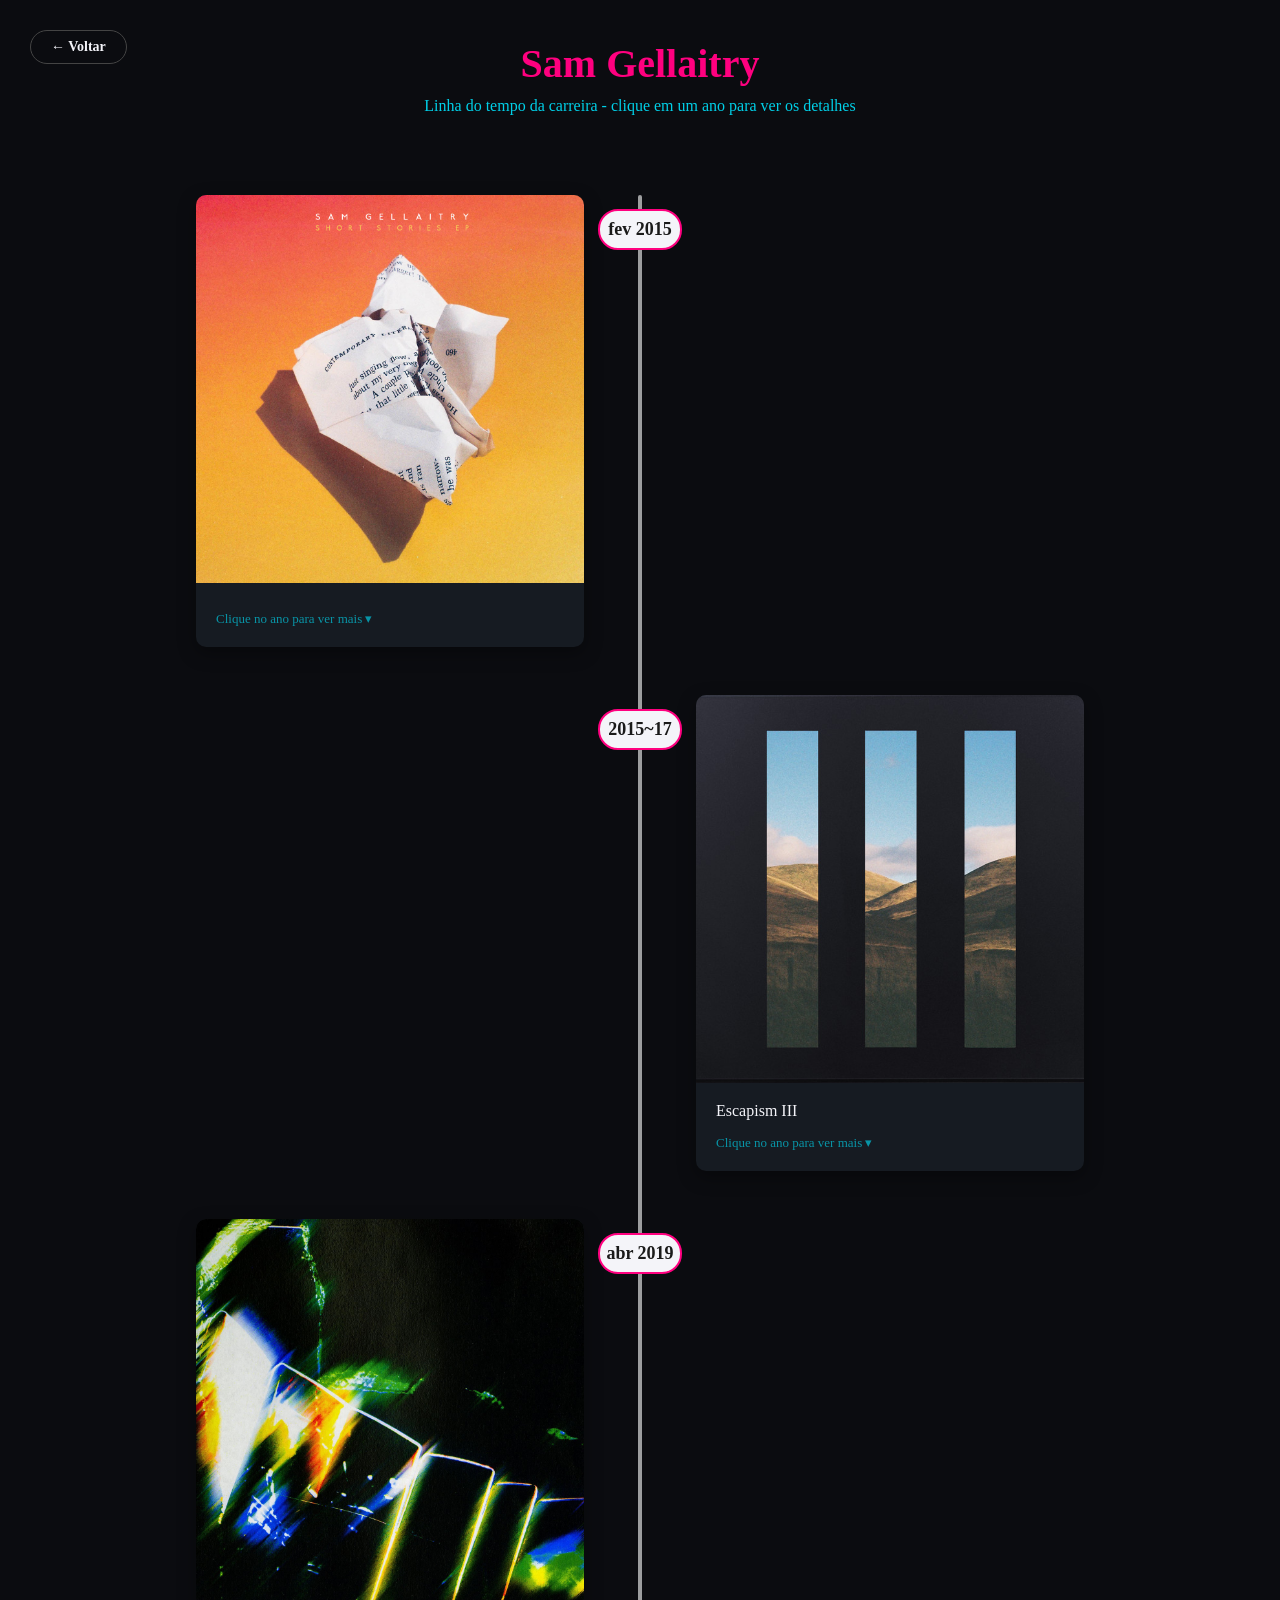
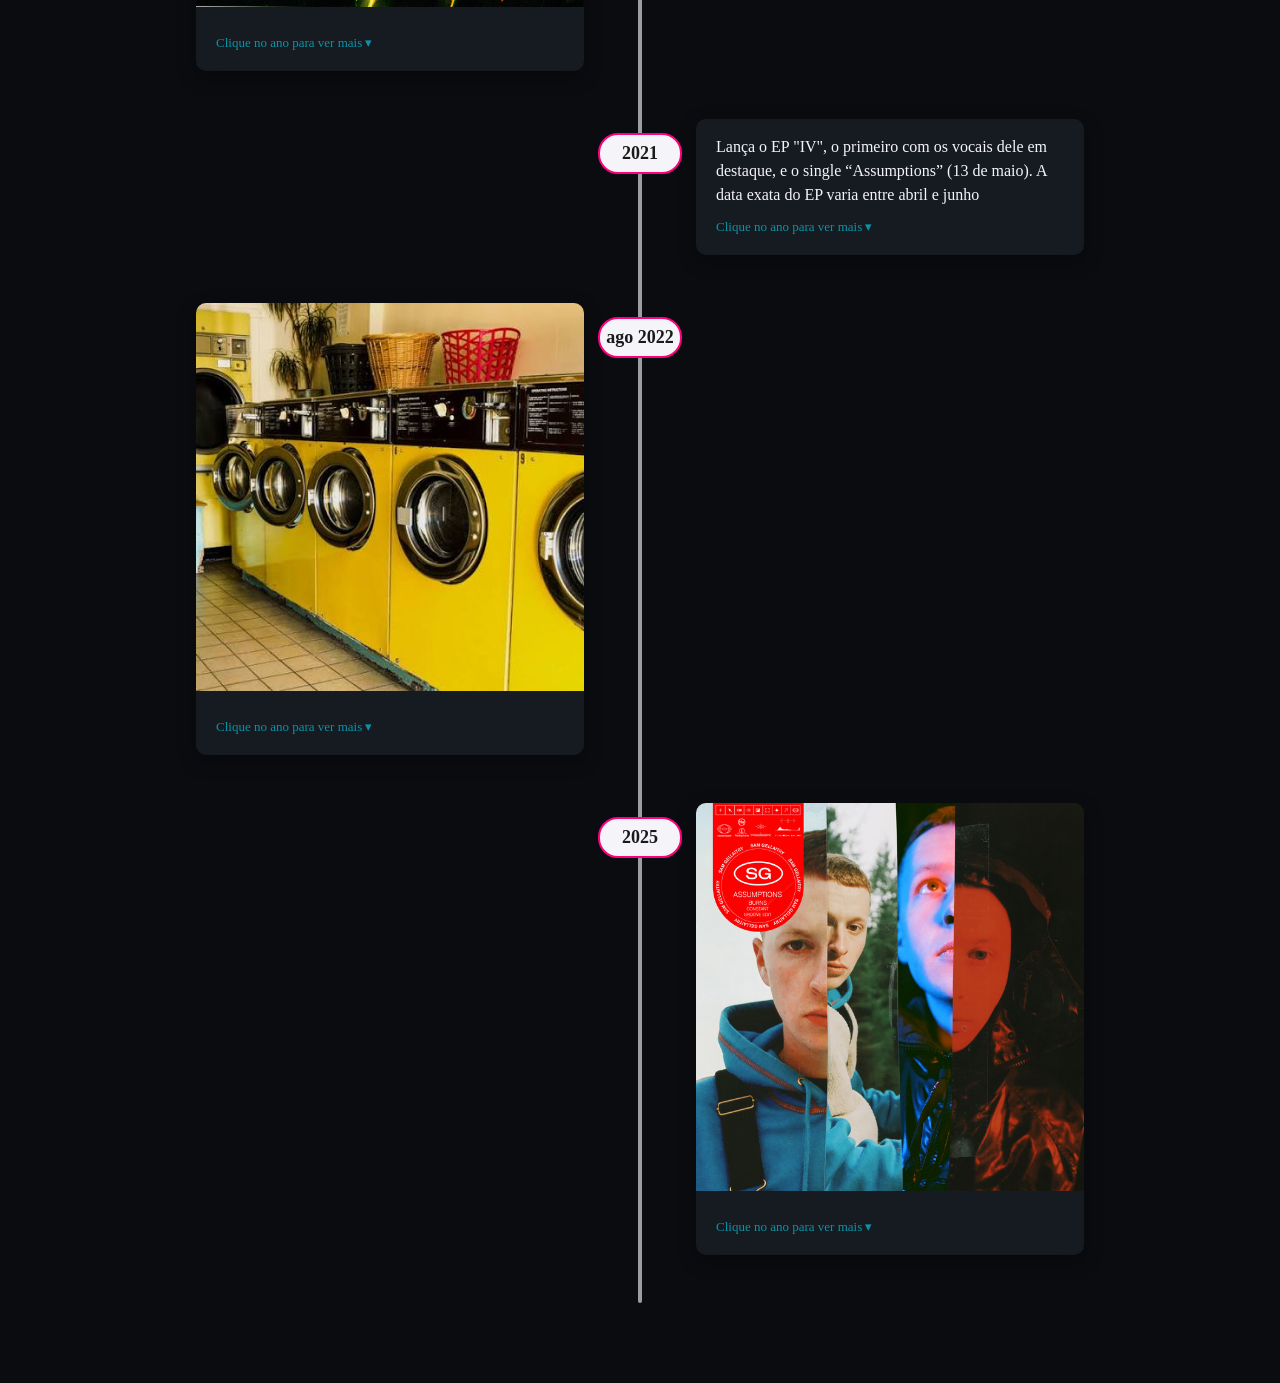
<file: pages/linhatempo-sam.html>
<!DOCTYPE html>
<html lang="pt-BR">
<head>
    <meta charset="UTF-8">
    <meta name="viewport" content="width=device-width, initial-scale=1.0">
    <title>Linha do tempo - Sam Gellaitry</title>
    <link rel="stylesheet" href="./../css/style.css">
<body class="ltempo-sam">
    <div id="progresso"></div>

    <header id="topo-pagina">
        <p class="titulo-pagina">Sam Gellaitry</p>
        <p class="subtitulo-pagina">Linha do tempo da carreira - clique em um ano para ver os detalhes</p>
        <a class="btn-voltar-home" href="./../index.html">← Voltar</a>
    </header>

    <main class="timeline">

        <!-- TODO: preencha os anos, títulos e textos com a pesquisa sobre a carreira do Sam.
             Para criar um evento novo, copie um bloco <article> inteiro.
             Troque o número em onclick="MostrarDetalhes(N)", em id="det-N" e em id="fonte-N"
             (os três precisam ter o mesmo número, e ele não pode repetir).
             Mantenha <div class="detalhes" id="det-N"></div> sem nenhum espaço dentro. -->

        <article class="evento">
            <button class="ano" onclick="MostrarDetalhes(1)">fev 2015</button>
            <div class="cartao">
                <img src="./../media/img/Sam-Gellaitry/EP-Short-Stories.jpg" alt="Sam Gellaitry - descreva a foto">
                <div class="texto">
                    <!-- <p class="titulo-evento">Título do evento 1</p>
                    <p>Resumo curto do evento (início da carreira).</p> -->
                    <span class="dica">Clique no ano para ver mais ▾</span>
                    <div class="detalhes" id="det-1"></div>
                    <div class="fonte" id="fonte-1">
                        <div class="conteudo-detalhe">
                            <p>Estreia com o EP "Short Stories", pela Soulection, aos 18 anos</p>
                        </div>
                    </div>
                </div>
            </div>
        </article>

        <article class="evento">
            <button class="ano" onclick="MostrarDetalhes(2)">2015~17</button>
            <div class="cartao">
                <img src="./../media/img/Sam-Gellaitry/Escapism-III.jpg" alt="Sam Gellaitry - descreva a foto">
                <div class="texto">
                    <!-- <p class="titulo-evento">Título do evento 2</p> -->
                    <p>Escapism III</p>
                    <span class="dica">Clique no ano para ver mais ▾</span>
                    <div class="detalhes" id="det-2"></div>
                    <div class="fonte" id="fonte-2">
                        <div class="conteudo-detalhe">
                            <p>Assina com a XL Recordings e lança a trilogia "Escapism". O terceiro EP saiu em 7 de abril de 2017</p>
                        </div>
                    </div>
                </div>
            </div>
        </article>

        <article class="evento">
            <button class="ano" onclick="MostrarDetalhes(3)">abr 2019</button>
            <div class="cartao">
                <img src="./../media/img/Sam-Gellaitry/Viewfinder_Vol._1_ Phosphene.jpg" alt="Sam Gellaitry - descreva a foto">
                <div class="texto">
                    <!-- <p class="titulo-evento">Título do evento 3</p>
                    <p>Resumo curto do evento.</p> -->
                    <span class="dica">Clique no ano para ver mais ▾</span>
                    <div class="detalhes" id="det-3"></div>
                    <div class="fonte" id="fonte-3">
                        <div class="conteudo-detalhe">
                            <p>Lança a mixtape "Viewfinder Vol. 1: Phosphene"</p>
                        </div>
                    </div>
                </div>
            </div>
        </article>

        <article class="evento">
            <button class="ano" onclick="MostrarDetalhes(4)">2021</button>
            <div class="cartao">
                <div class="texto">
                    <!-- <p class="titulo-evento">Título do evento 4</p> -->
                    <p>Lança o EP "IV", o primeiro com os vocais dele em destaque, e o single “Assumptions” (13 de maio). A data exata do EP varia entre abril e junho</p>
                    <span class="dica">Clique no ano para ver mais ▾</span>
                    <div class="detalhes" id="det-4"></div>
                    <div class="fonte" id="fonte-4">
                        <div class="conteudo-detalhe">
                            <p>Vídeoclipe da música "Assumptions"</p>
                        </div>
                        <div class="video">
                            <video controls src="./../media/video/Sam-Gellaitry/Sam_Gellaitry_-_assumptions.mp4"></video>
                        </div>
                    </div>
                </div>
            </div>
        </article>

        <article class="evento">
            <button class="ano" onclick="MostrarDetalhes(5)">ago 2022</button>
            <div class="cartao">
                <img src="./../media/img/Sam-Gellaitry/Picture-in-My-Mind.jpg" alt="Sam Gellaitry - descreva a foto">
                <div class="texto">
                    <!-- <p class="titulo-evento">Título do evento 5</p>
                    <p>Resumo curto do evento (fase atual).</p> -->
                    <span class="dica">Clique no ano para ver mais ▾</span>
                    <div class="detalhes" id="det-5"></div>
                    <div class="fonte" id="fonte-5">
                        <div class="conteudo-detalhe">
                            <p>“Picture in My Mind” com PinkPantheress, a colaboração mais visível dele</p>
                        </div>
                    </div>
                </div>
            </div>
        </article>

        <article class="evento">
            <button class="ano" onclick="MostrarDetalhes(6)">2025</button>
            <div class="cartao">
                <img src="./../media/img/Sam-Gellaitry/Assumptions.jpg" alt="Sam Gellaitry - descreva a foto">
                <div class="texto">
                    <!-- <p class="titulo-evento">Título do evento 6</p>
                    <p>Resumo curto do evento (fase atual).</p> -->
                    <span class="dica">Clique no ano para ver mais ▾</span>
                    <div class="detalhes" id="det-6"></div>
                    <div class="fonte" id="fonte-6">
                        <div class="conteudo-detalhe">
                            <p>“Assumptions” explode de novo (maio e junho). Em 7 de novembro sai o álbum de estreia</p>
                        </div>
                    </div>
                </div>
            </div>
        </article>

    </main>

    <script src="./../js/linhatempo.js"></script>
</body>
</html>
</file>
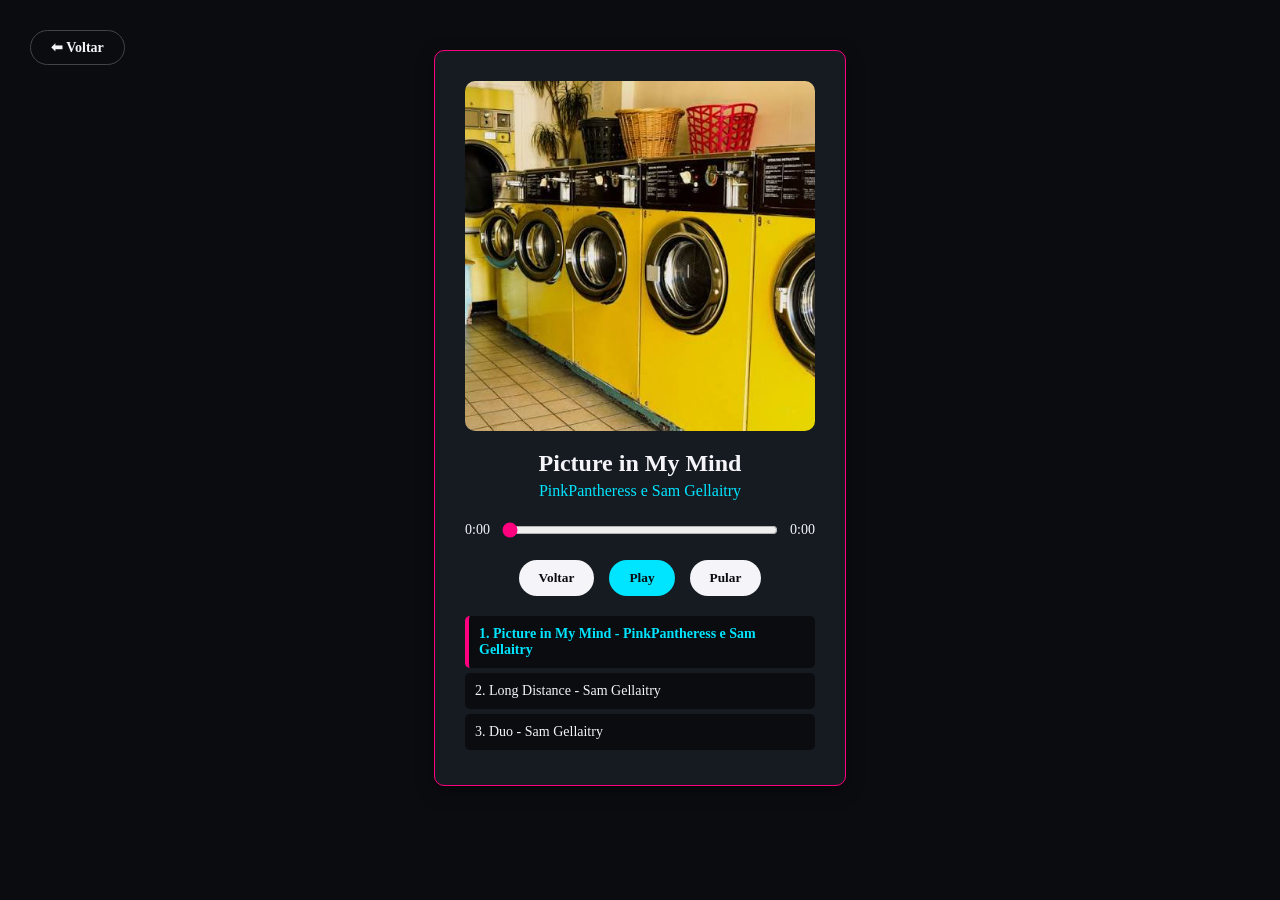
<file: pages/musicas.html>
<!DOCTYPE html>
<html lang="pt-BR">

<head>
    <meta charset="UTF-8">
    <title>Músicas</title>
    <link rel="stylesheet" href="./../css/style.css">
</head>

<body>
    <a href="./../index.html" class="btn-voltar-home">⬅ Voltar</a>

    <div class="caixa-play">
        <!-- Informações da Música -->
        <img id="capa-album" src="./../media/img/Sam-Gellaitry/Picture-in-My-Mind.jpg" alt="Capa do Álbum">
        <p id="titulo-musica">Título da Música</p>
        <p id="nome-artista">Nome do Artista</p>

        <!-- Player Oculto -->
        <audio id="audio-player" src="./../media/audio/Picture-in-My-Mind-PinkPantheress.mp3"></audio>

        <!-- Faixa de Progresso -->
        <div class="faixa-execucao">
            <span id="tempo-atual">0:00</span>
            <input type="range" id="barra-progresso" value="0" max="100">
            <span id="tempo-total">0:00</span>
        </div>

        <!-- Botões de Controle -->
        <div class="controles-musica">
            <button id="btn-voltar">Voltar</button>
            <button id="btn-play">Play</button>
            <button id="btn-pular">Pular</button>
        </div>

        <!-- Lista de Músicas (Playlist) -->
        <div class="playlist-container">
            <ul id="lista-playlist">
                <!-- As tags <li> serão geradas pelo JavaScript -->
            </ul>
        </div>
    </div>

    <script src="./../js/musicas.js"></script>
</body>

</html>
</file>
<file: css/style.css>
/* ==================
   GERAL
   ==================*/
body {
    font-family: Georgia, 'Times New Roman', Times, serif;
    font-size: 16px;
    margin: 0;
    padding: 0;
    /* isso faz ficar colado no browser */
    color: #F4F4F9;
    background: #0B0C10 fixed;
}

/* Barra de progresso da rolagem (animada só com CSS) */
#progresso {
    position: fixed;
    top: 0;
    left: 0;
    height: 5px;
    width: 100%;
    z-index: 100;
    transform-origin: left;
    transform: scaleX(0);
}

/* animação ao rolar: o evento aparece quando entra na tela (só CSS) */
@supports (animation-timeline: scroll()) {
    #progresso {
        animation: crescer linear both;
        animation-timeline: scroll(root);
    }
}

@keyframes crescer {
    from {
        transform: scaleX(0);
    }

    to {
        transform: scaleX(1);
    }
}

/* ==================
   HOME
   ==================*/
#master {
    height: 1000px;
    padding-bottom: 5%;
}

.home #master {
    background: linear-gradient(to right, #bc0404, #00E5FF);
}


#master #titulo {
    font-size: 30px;
    color: #F4F4F9;
    font-weight: bold;
}

#master #topo {
    padding-top: 2%;
    margin-bottom: 4%;
    text-align: center;
}

#master #corpo {
    display: flex;
    justify-content: center;
}

#master #corpo .img-ayrton {
    margin-right: 7px;
}

#master #corpo .img-ayrton a img {
    width: auto;
    height: 600px;
    border-top-left-radius: 10px;
    border-bottom-left-radius: 10px;
    display: block;
}

#master #corpo .img-sam a img {
    width: auto;
    height: 600px;
    border-top-right-radius: 10px;
    border-bottom-right-radius: 10px;
    display: block;
}

#master #corpo .img-ayrton>a:hover,
#master #corpo .img-sam>a:hover {
    opacity: 0.75;
}

/* Garante que o container limite o texto */
#master #corpo .img-ayrton,
#master #corpo .img-sam {
    position: relative;
    z-index: 2;
}

/* Estiliza e fixa o texto no canto inferior */
.texto-imagem-ay,
.texto-imagem-sa {
    position: absolute;
    bottom: 0;
    width: 95%;
    align-items: center;
    margin: 10px;
    padding: 20px 0;
    text-align: center;
    color: #F4F4F9;
    font-size: 30px;
    font-weight: bold;
    background-color: rgb(22 27 34 / 0.7);
    z-index: 2;
    pointer-events: none;
}

.lista-links {
    display: none;
    position: absolute;
    top: 100%;
    left: 0;
    width: 100%;
    margin: 0;
    padding: 0;
    list-style: none;
    background: #0B0C10;
    border-radius: 0 0 20px 20px;
    z-index: 1;
}

#master #corpo .img-ayrton:hover .lista-links,
#master #corpo .img-sam:hover .lista-links {
    display: block;
}

.lista-links li a {
    display: block;
    padding: 12px 0;
    text-align: center;
    color: #ffffff;
    text-decoration: none;
    font-size: 16px;
}

.lista-links a:hover {
    background: #161B22;
    border-radius: 0 0 20px 20px;
}

/* ==================
   BOTAO VOLTAR
   ==================*/

/* Botão Voltar para Home */
.btn-voltar-home {
    position: absolute;
    top: 30px;
    left: 30px;
    display: inline-block;
    color: #F4F4F9;
    text-decoration: none;
    border: 1px solid #444444;
    border-radius: 20px;
    padding: 8px 20px;
    font-size: 14px;
    font-weight: bold;
    transition: 0.3s ease;
}

.btn-voltar-home:hover {
    background: #F4F4F9;
    color: #0B0C10;
    box-shadow: 0 0 15px rgba(0, 229, 255, 0.4);
}

/* ==================
   BIOGRAFIA
   ==================*/
.titulo-biografia {
    font-weight: bold;
    font-size: 80px;
    line-height: 0.2;
    justify-content: space-around;
    text-align: right;
    margin-left: auto;
    margin-top: -10px;
}

/* ==================
   BIOGRAFIA - Cor Sam
   ==================*/
.bio-sam #topo {
    color: #FF007F;
}

.bio-sam {
    margin: 0 80px;
    font-size: 20px;
    color: #F4F4F9;
    background: #0B0C10 fixed;
    text-align: justify;
}


/* ==================
   BIOGRAFIA - Cor Ayrton
   ==================*/
.bio-ayrton #topo {
    color: #bc0404;
}

.bio-ayrton {
    margin: 0 80px;
    font-size: 20px;
    color: #FFD700;
    background: #0B0C10 fixed;
    text-align: justify;
}

/* =========================================
   LINHA DO TEMPO (Estrutura)
   ========================================= */
#topo-pagina {
    text-align: center;
    padding: 40px 20px 20px;
}

/* no lugar do h1 */
.titulo-pagina {
    font-size: 40px;
    font-weight: bold;
    margin: 0 0 10px;
}

.subtitulo-pagina {
    margin: 0 0 20px;
    opacity: 0.9;
}

.timeline {
    position: relative;
    max-width: 1000px;
    margin: 40px auto 80px;
    padding: 0 20px;
}

/* linha central */
.timeline::before {
    content: "";
    position: absolute;
    top: 0;
    bottom: 0;
    left: 50%;
    width: 4px;
    margin-left: -2px;
    background: rgba(255, 255, 255, 0.6);
    border-radius: 2px;
}

.evento {
    position: relative;
    box-sizing: border-box;
    width: 50%;
    padding: 0 56px 48px;
}

.evento:nth-child(even) {
    left: 50%;
}

/* botão do ano (fica em cima da linha central) */
.ano {
    position: absolute;
    top: 14px;
    right: 0;
    transform: translateX(50%);
    width: 84px;
    padding: 8px 0;
    font-family: inherit;
    font-size: 18px;
    font-weight: bold;
    color: #1a1a1a;
    background: #F4F4F9;
    border: 2px solid;
    /* Cor da borda vem do tema */
    border-radius: 20px;
    cursor: pointer;
    z-index: 2;
}

.evento:nth-child(even) .ano {
    right: auto;
    left: 0;
    transform: translateX(-50%);
}

/* cartão do evento */
.cartao {
    background: #161B22;
    border-radius: 10px;
    overflow: hidden;
    box-shadow: 0 6px 18px rgba(0, 0, 0, 0.35);
}

.cartao>img {
    display: block;
    width: 100%;
    height: fit-content;
    object-fit: cover;
}

.cartao .texto {
    padding: 16px 20px 20px;
}

/* no lugar do h2 */
.titulo-evento {
    font-size: 24px;
    font-weight: bold;
    margin: 0 0 8px;
}

.cartao p {
    margin: 0;
    line-height: 1.5;
}

.dica {
    display: block;
    margin-top: 12px;
    font-size: 13px;
    opacity: 0.6;
}

.evento:has(.detalhes:not(:empty)) .dica {
    display: none;
}

.fonte {
    display: none;
}

.conteudo-detalhe {
    margin-top: 16px;
    padding-top: 16px;
    border-top: 1px solid #444444;
}

.video {
    position: relative;
    width: 100%;
    margin-top: 16px;
    padding-top: 56.25%;
    /* Isso força o formato retangular 16:9 (padrão do YouTube) */
    background: #000000;
    border-radius: 8px;
    /* Deixa as bordinhas do vídeo arredondadas */
    overflow: hidden;
}

.video video {
    position: absolute;
    top: 0;
    left: 0;
    width: 100%;
    height: 100%;
    border: 0;
}

/* =========================================
   LINHA DO TEMPO (CORES)
   ========================================= */

/* Tema do Sam */
.ltempo-sam #progresso {
    background: #00E5FF;
}

.ltempo-sam .titulo-pagina {
    color: #FF007F;
}

.ltempo-sam .subtitulo-pagina {
    color: #00E5FF;
}

.ltempo-sam .ano {
    border-color: #FF007F;
}

.ltempo-sam .ano:hover {
    background: #FF007F;
    color: #F4F4F9;
    border-color: #00E5FF;
}

/* ano fica escuro enquanto os detalhes estão abertos */
.ltempo-sam .evento:has(.detalhes:not(:empty)) .ano {
    background: #161B22;
    color: #00E5FF;
    border-color: #00E5FF;
}

.ltempo-sam .dica {
    color: #00E5FF;
}

/* Tema do Ayrton */
.ltempo-ayrton #progresso {
    background: #FFD700;
}

.ltempo-ayrton .titulo-pagina {
    color: #bc0404;
}

.ltempo-ayrton .subtitulo-pagina {
    color: #FFD700;
}

.ltempo-ayrton .ano {
    border-color: #bc0404;
}

.ltempo-ayrton .ano:hover {
    background: #bc0404;
    color: #F4F4F9;
    border-color: #FFD700;
}

.ltempo-ayrton .evento:has(.detalhes:not(:empty)) .ano {
    background: #161B22;
    color: #FFD700;
    border-color: #FFD700;
}

.ltempo-ayrton .dica {
    color: #FFD700;
}


/* =========================================
   Celular
   ========================================= */
@media (max-width: 700px) {
    .timeline::before {
        left: 40px;
        margin-left: -2px;
    }

    .evento,
    .evento:nth-child(even) {
        left: 0;
        width: 100%;
        padding: 0 0 40px 100px;
    }

    .ano,
    .evento:nth-child(even) .ano {
        left: 0;
        right: auto;
        transform: none;
        width: 80px;
    }
}

/* =========================================
   MUSICAS
   ========================================= */

/* Caixa principal do player */
.caixa-play {
    background: #161B22;

    max-width: 350px;
    margin: 50px auto;
    padding: 30px;
    border-radius: 10px;
    text-align: center;
    box-shadow: 0 6px 18px rgba(0, 0, 0, 0.35);
    border: 1px solid #FF007F;
}

/* Capa do Álbum */
#capa-album {
    width: 100%;
    height: auto;
    border-radius: 10px;
    margin-bottom: 15px;
}

/* Títulos */
#titulo-musica {
    font-size: 24px;
    font-weight: bold;
    margin: 0 0 5px 0;
    color: #F4F4F9;
}

#nome-artista {
    font-size: 16px;
    color: #00E5FF;
    /* Ciano */
    margin: 0 0 20px 0;
}

/*Barra de progresso*/
.faixa-execucao {
    display: flex;
    align-items: center;
    gap: 10px;
    margin-bottom: 20px;
    font-size: 14px;
    color: #F4F4F9;
}

#barra-progresso {
    flex-grow: 1;
    cursor: pointer;
    accent-color: #FF007F;
}

/* Botões */
.controles-musica {
    display: flex;
    justify-content: center;
    gap: 15px;
    margin-bottom: 20px;
}

.controles-musica button {
    background: #F4F4F9;
    color: #0B0C10;
    border: none;
    padding: 10px 20px;
    border-radius: 20px;
    font-family: inherit;
    font-weight: bold;
    cursor: pointer;
}

#btn-play {
    background: #00E5FF;
}

.controles-musica button:hover {
    background: #FF007F;
    color: #F4F4F9;
}

/* Playlist */
.playlist-container {
    text-align: left;
    max-height: 150px;
    overflow-y: auto;
}

#lista-playlist {
    list-style: none;
    padding: 0;
    margin: 0;
}

#lista-playlist li {
    padding: 10px;
    margin-bottom: 5px;
    background: #0B0C10;
    border-radius: 5px;
    font-size: 14px;
    cursor: pointer;
}

#lista-playlist li:hover {
    background: #1a1a1a;
}

.musica-ativa {
    border-left: 4px solid #FF007F;
    color: #00E5FF;
    font-weight: bold;
}

/* ================
   GALERIA SENNA
   ================ */
.bloco-galeria-senna {
    background: #0B0C10;
    padding: 90px 20px 40px 20px;
    max-width: 1000px;
    margin: 0 auto;
}

.titulo-galeria {
    color: #bc0404;
    font-size: 28px;
    margin: 0 0 20px 0;
    font-weight: bold;
}

.destaque-senna {
    color: #FFD700;
}

/* Rolagem Horizontal */
.faixa-videos {
    display: flex;
    gap: 15px;
    overflow-x: auto;
    padding: 15px 20px 20px 20px;
}

.faixa-videos::-webkit-scrollbar {
    height: 8px;
}

.faixa-videos::-webkit-scrollbar-thumb {
    background: #bc0404;
    border-radius: 4px;
}

/* Cartões das capas de vídeo */
.cartao-video {
    flex: 0 0 250px;
    cursor: pointer;
    transition: transform 0.3s ease;
}

.cartao-video img {
    width: 100%;
    height: 140px;
    object-fit: cover;
    border-radius: 8px;
    border: 2px solid transparent;
    transition: 0.3s;
}

.cartao-video p {
    margin: 10px 0 0 0;
    font-size: 16px;
    color: #F4F4F9;
    font-weight: bold;
}

.cartao-video:hover {
    transform: scale(1.05);
}

.cartao-video:hover img {
    border-color: #FFD700;
    box-shadow: 0 0 15px rgba(255, 215, 0, 0.4);
}

/* --- TELA ESCURA DO VÍDEO --- */
.modal-oculto {
    display: none;
}

.modal-ativo {
    display: flex;
    position: fixed;
    top: 0;
    left: 0;
    width: 100%;
    height: 100%;
    background: rgba(11, 12, 16, 0.95);
    z-index: 9999;
    justify-content: center;
    align-items: center;
    flex-direction: column;
}

.conteudo-modal {
    width: 90%;
    max-width: 800px;
    text-align: center;
    padding: 20px 0;
}

#player-senna {
    width: 100%;
    max-height: 70vh;
    box-sizing: border-box;
    border-radius: 10px;
    border: 2px solid #bc0404;
    box-shadow: 0 10px 30px rgba(188, 4, 4, 0.3);
    object-fit: contain;
}

#titulo-video-modal {
    color: #FFD700;
    font-size: 24px;
    margin: 0 0 15px 0;
    font-weight: bold;
}

#btn-fechar-modal {
    background: transparent;
    color: #F4F4F9;
    border: 1px solid #F4F4F9;
    padding: 8px 20px;
    border-radius: 20px;
    font-size: 16px;
    cursor: pointer;
    margin-bottom: 20px;
    font-family: inherit;
    transition: 0.3s;
}

#btn-fechar-modal:hover {
    background: #bc0404;
    border-color: #bc0404;
}

/* =========================================
   JANELA POPUP
   ========================================= */
.janela-oculta {
    display: none;
}

.janela-ativa {
    display: flex;
    position: fixed;
    top: 0;
    left: 0;
    width: 100%;
    height: 100%;
    background: rgba(11, 12, 16, 0.95);
    z-index: 9999;
    justify-content: center;
    align-items: center;
}

.conteudo-janela {
    background: #0B0C10;
    width: 90%;
    max-width: 800px;
    max-height: 80vh;
    overflow-y: auto;
    padding: 30px;
    border-radius: 10px;
    text-align: left;
}

.conteudo-janela::-webkit-scrollbar {
    width: 8px;
}

/* ================
   TEMA AYRTON
   ================ */
.janela-tema-senna .conteudo-janela {
    border: 2px solid #bc0404;
}

.janela-tema-senna .conteudo-janela::-webkit-scrollbar-thumb {
    background: #bc0404;
    border-radius: 4px;
}

.titulo-janela-senna {
    color: #bc0404;
    font-size: 32px;
    font-weight: bold;
    text-align: center;
    margin: 0 0 20px 0;
}

.subtitulo-senna {
    color: #FFD700;
    font-size: 20px;
    font-weight: bold;
    margin: 20px 0 10px 0;
}

.texto-corrido-senna,
.lista-detalhes-senna li {
    color: #F4F4F9;
    font-size: 16px;
    line-height: 1.6;
}

.lista-detalhes-senna {
    margin: 0;
    padding-left: 20px;
}

.lista-detalhes-senna li {
    margin-bottom: 10px;
}


/* ================
   TEMA SAM 
   ================ */
.janela-tema-sam .conteudo-janela {
    border: 2px solid #FF007F;
}

.janela-tema-sam .conteudo-janela::-webkit-scrollbar-thumb {
    background: #FF007F;
    border-radius: 4px;
}

.titulo-janela-sam {
    color: #FF007F;
    font-size: 32px;
    font-weight: bold;
    text-align: center;
    margin: 0 0 20px 0;
}

.subtitulo-sam {
    color: #00E5FF;
    font-size: 20px;
    font-weight: bold;
    margin: 20px 0 10px 0;
}

.texto-corrido-sam,
.lista-detalhes-sam li {
    color: #F4F4F9;
    font-size: 16px;
    line-height: 1.6;
}

.lista-detalhes-sam {
    margin: 0;
    padding-left: 20px;
}

.lista-detalhes-sam li {
    margin-bottom: 10px;
}
</file>
